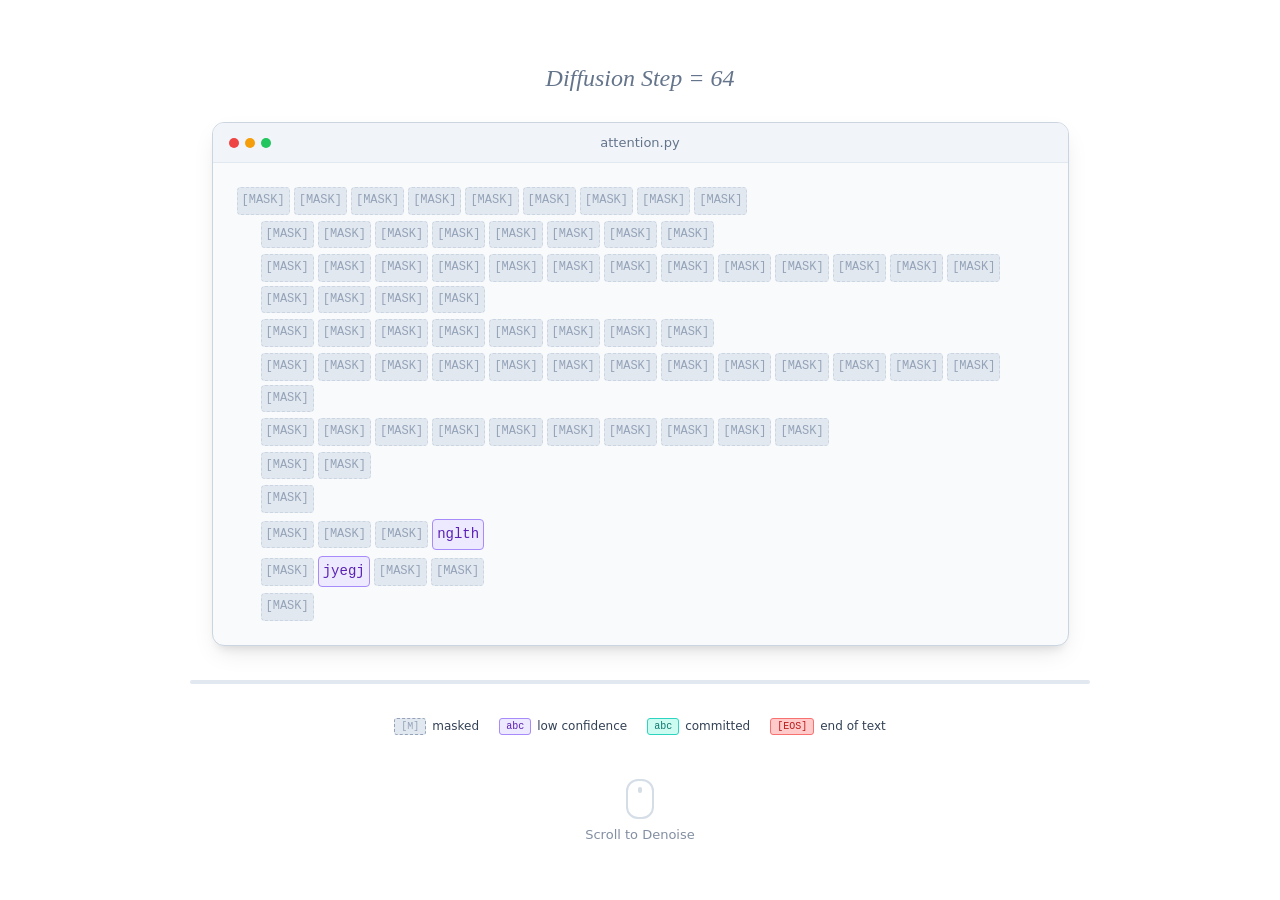
<file: dllm_denoising_animation.html>
<!DOCTYPE html>
<html lang="en">
<head>
    <meta charset="UTF-8">
    <meta name="viewport" content="width=device-width, initial-scale=1.0">
    <title>DLLM Code Denoising Animation</title>
    <style>
        :root {
            --font-mono: ui-monospace, SFMono-Regular, Menlo, Monaco, Consolas, "Liberation Mono", "Courier New", monospace;
            --font-serif: ui-serif, Georgia, Cambria, "Times New Roman", Times, serif;
            --font-sans: ui-sans-serif, system-ui, -apple-system, BlinkMacSystemFont, "Segoe UI", Roboto, "Helvetica Neue", Arial, sans-serif;
            --color-background-primary: #ffffff;
            --color-background-secondary: #f8fafc;
            --color-border-secondary: #e2e8f0;
            --color-border-tertiary: #cbd5e1;
            --color-text-primary: #0f172a;
            --color-text-secondary: #334155;
            --color-text-tertiary: #64748b;
            --color-accent: #6366f1;
        }

        body {
            display: flex;
            justify-content: center;
            align-items: center;
            min-height: 100vh;
            margin: 0;
            background-color: #fff;
            font-family: var(--font-sans);
            overflow: hidden;
        }

        .container {
            display: flex;
            flex-direction: column;
            align-items: center;
            gap: 24px;
            width: 100%;
            max-width: 900px;
        }

        .step-indicator {
            font-family: var(--font-serif);
            font-size: 24px;
            font-style: italic;
            color: var(--color-text-tertiary);
            height: 40px;
            display: flex;
            align-items: center;
            justify-content: center;
            position: relative;
        }
        
        .step-label {
            transition: opacity 0.2s;
        }

        .code-window {
            width: 95%;
            background: var(--color-background-secondary);
            border: 1px solid var(--color-border-tertiary);
            border-radius: 12px;
            box-shadow: 0 10px 25px -5px rgba(0, 0, 0, 0.1), 0 8px 10px -6px rgba(0, 0, 0, 0.1);
            overflow: hidden;
            display: flex;
            flex-direction: column;
        }

        .code-header {
            display: flex;
            align-items: center;
            padding: 12px 16px;
            background: #f1f5f9;
            border-bottom: 1px solid var(--color-border-secondary);
        }

        .window-controls {
            display: flex;
            gap: 6px;
        }

        .control-dot {
            width: 10px;
            height: 10px;
            border-radius: 50%;
        }
        .control-dot.red { background: #ef4444; }
        .control-dot.yellow { background: #f59e0b; }
        .control-dot.green { background: #22c55e; }

        .filename {
            flex: 1;
            text-align: center;
            font-size: 13px;
            color: var(--color-text-tertiary);
            font-weight: 500;
            margin-right: 42px;
        }

        .code-content {
            padding: 24px;
            font-family: var(--font-mono);
            font-size: 14px;
            line-height: 1.8;
            display: flex;
            flex-direction: column;
            gap: 6px;
        }

        .code-line {
            display: flex;
            align-items: center;
            flex-wrap: wrap;
            gap: 4px;
            min-height: 24px; /* Ensure empty lines don't collapse */
        }
        
        .indent-1 { margin-left: 24px; }
        .indent-2 { margin-left: 48px; }

        .tok {
            padding: 2px 4px;
            border-radius: 4px;
            border: 1px solid transparent;
            text-align: center;
            min-width: 16px;
            /* Faster transition for smooth scrolling interaction */
            transition: all 0.3s cubic-bezier(0.25, 0.46, 0.45, 0.94);
            display: inline-block;
            white-space: pre;
            transform-origin: center;
            backface-visibility: hidden;
        }
        
        /* Token Styles */
        .tok-normal {
            background: transparent;
            border-color: transparent;
            color: var(--color-text-primary);
        }
        
        .tok-keyword {
            color: #d946ef; /* pink */
            font-weight: bold;
        }

        .tok-func {
            color: #3b82f6; /* blue */
        }
        
        .tok-class {
            color: #eab308; /* yellow */
        }
        
        .tok-eos {
            background: #fecaca; /* red-200 */
            border: 1px solid #f87171; /* red-400 */
            color: #b91c1c; /* red-700 */
            font-size: 11px;
            font-weight: bold;
        }

        .tok-masked {
            background: #e2e8f0;
            border-color: #cbd5e1;
            border-style: dashed;
            color: #94a3b8;
            font-size: 12px;
            min-width: 24px;
        }

        .tok-confident {
            background: #ede9fe;
            border-color: #a78bfa;
            border-style: solid;
            color: #5b21b6;
            font-weight: 500;
        }

        .tok-fixed {
            background: #ccfbf1;
            border-color: #2dd4bf;
            border-style: solid;
            color: #0f766e;
            font-weight: 500;
        }
        
        .tok-blur {
            filter: blur(2px);
            opacity: 0.5;
            transform: scale(0.95);
        }
        
        /* Hidden tokens after EOS */
        .tok-hidden {
            opacity: 0;
            pointer-events: none;
            width: 0;
            min-width: 0;
            padding: 0;
            margin: 0;
            border: none;
        }

        .scroll-hint {
            margin-top: 20px;
            display: flex;
            flex-direction: column;
            align-items: center;
            gap: 8px;
            color: var(--color-text-tertiary);
            font-size: 13px;
            opacity: 0.8;
            animation: bounce 2s infinite;
        }
        
        .mouse-icon {
            width: 24px;
            height: 36px;
            border: 2px solid var(--color-border-tertiary);
            border-radius: 12px;
            position: relative;
        }
        
        .mouse-wheel {
            width: 4px;
            height: 6px;
            background: var(--color-border-tertiary);
            border-radius: 2px;
            position: absolute;
            top: 6px;
            left: 50%;
            transform: translateX(-50%);
            animation: scrollWheel 1.5s infinite;
        }

        @keyframes bounce {
            0%, 20%, 50%, 80%, 100% { transform: translateY(0); }
            40% { transform: translateY(-6px); }
            60% { transform: translateY(-3px); }
        }
        
        @keyframes scrollWheel {
            0% { transform: translate(-50%, 0); opacity: 1; }
            100% { transform: translate(-50%, 12px); opacity: 0; }
        }

        .progress-bar {
            width: 100%;
            height: 4px;
            background: #e2e8f0;
            margin-top: 10px;
            border-radius: 2px;
            overflow: hidden;
            position: relative;
        }
        
        .progress-fill {
            height: 100%;
            background: var(--color-accent);
            width: 0%;
            transition: width 0.1s linear; /* Fast update for scroll */
        }

        .legend {
            display: flex;
            gap: 20px;
            margin-top: 10px;
            flex-wrap: wrap;
            justify-content: center;
        }

        .legend-item {
            display: flex;
            align-items: center;
            gap: 6px;
            font-size: 12px;
            color: var(--color-text-secondary);
        }

        .legend-tok {
            font-size: 10px;
            padding: 2px 6px;
            border-radius: 3px;
            border: 0.5px solid;
            font-family: var(--font-mono);
        }
    </style>
</head>
<body>

    <div class="container" id="scroll-container">
        <div class="step-indicator">
            <span id="step-label" class="step-label">Diffusion Step = 64</span>
        </div>
        
        <div class="code-window">
            <div class="code-header">
                <div class="window-controls">
                    <div class="control-dot red"></div>
                    <div class="control-dot yellow"></div>
                    <div class="control-dot green"></div>
                </div>
                <div class="filename">attention.py</div>
            </div>
            <div class="code-content" id="code-content">
                <!-- Lines will be injected here -->
            </div>
        </div>

        <div class="progress-bar">
            <div class="progress-fill" id="progress-fill"></div>
        </div>

        <div class="legend">
            <div class="legend-item">
                <span class="legend-tok" style="background:#e2e8f0;border:1.5px dashed #94a3b8;color:#94a3b8">[M]</span>
                masked
            </div>
            <div class="legend-item">
                <span class="legend-tok" style="background:#ede9fe;border-color:#a78bfa;color:#5b21b6">abc</span>
                low confidence
            </div>
            <div class="legend-item">
                <span class="legend-tok" style="background:#ccfbf1;border-color:#2dd4bf;color:#0f766e">abc</span>
                committed
            </div>
            <div class="legend-item">
                <span class="legend-tok" style="background:#fecaca;border-color:#f87171;color:#b91c1c">[EOS]</span>
                end of text
            </div>
        </div>

        <div class="scroll-hint">
            <div class="mouse-icon">
                <div class="mouse-wheel"></div>
            </div>
            <span>Scroll to Denoise</span>
        </div>
    </div>

    <script>
        // --- 1. Define Final Code Structure (with extra placeholders for length variation) ---
        // The real code ends at "return context".
        // We append extra dummy lines that will eventually be cut off by [EOS].
        
        const realCode = [
            [
                {t:"def", k:"tok-keyword"}, {t:"scaled_dot_product_attention", k:"tok-fixed"}, {t:"(", k:"tok-normal"}, 
                {t:"query", k:"tok-fixed"}, {t:",", k:"tok-normal"}, {t:"key", k:"tok-fixed"}, {t:",", k:"tok-normal"}, 
                {t:"value", k:"tok-fixed"}, {t:"):", k:"tok-normal"}
            ],
            [
                {t:"d_k", k:"tok-fixed"}, {t:"=", k:"tok-normal"}, {t:"query", k:"tok-fixed"}, {t:".", k:"tok-normal"}, 
                {t:"shape", k:"tok-normal"}, {t:"[", k:"tok-normal"}, {t:"-1", k:"tok-normal"}, {t:"]", k:"tok-normal"}
            ],
            [
                {t:"scores", k:"tok-fixed"}, {t:"=", k:"tok-normal"}, {t:"torch", k:"tok-normal"}, {t:".", k:"tok-normal"}, 
                {t:"matmul", k:"tok-normal"}, {t:"(", k:"tok-normal"}, {t:"query", k:"tok-fixed"}, {t:",", k:"tok-normal"}, 
                {t:"key", k:"tok-fixed"}, {t:".", k:"tok-normal"}, {t:"transpose", k:"tok-normal"}, {t:"(", k:"tok-normal"}, 
                {t:"-2", k:"tok-normal"}, {t:",", k:"tok-normal"}, {t:"-1", k:"tok-normal"}, {t:")", k:"tok-normal"}, {t:")", k:"tok-normal"}
            ],
            [
                {t:"scale", k:"tok-fixed"}, {t:"=", k:"tok-normal"}, {t:"math", k:"tok-normal"}, {t:".", k:"tok-normal"}, 
                {t:"sqrt", k:"tok-normal"}, {t:"(", k:"tok-normal"}, {t:"d_k", k:"tok-fixed"}, {t:")", k:"tok-normal"}
            ],
            [
                {t:"attn_weights", k:"tok-fixed"}, {t:"=", k:"tok-normal"}, {t:"torch", k:"tok-normal"}, {t:".", k:"tok-normal"}, 
                {t:"softmax", k:"tok-normal"}, {t:"(", k:"tok-normal"}, {t:"scores", k:"tok-fixed"}, {t:"/", k:"tok-normal"}, 
                {t:"scale", k:"tok-fixed"}, {t:",", k:"tok-normal"}, {t:"dim", k:"tok-normal"}, {t:"=", k:"tok-normal"}, 
                {t:"-1", k:"tok-normal"}, {t:")", k:"tok-normal"}
            ],
            [
                {t:"context", k:"tok-fixed"}, {t:"=", k:"tok-normal"}, {t:"torch", k:"tok-normal"}, {t:".", k:"tok-normal"}, 
                {t:"matmul", k:"tok-normal"}, {t:"(", k:"tok-normal"}, {t:"attn_weights", k:"tok-fixed"}, {t:",", k:"tok-normal"}, 
                {t:"value", k:"tok-fixed"}, {t:")", k:"tok-normal"}
            ],
            [
                {t:"return", k:"tok-keyword"}, {t:"context", k:"tok-fixed"}
            ],
            [
                {t:"[EOS]", k:"tok-eos"} // The True EOS
            ]
        ];

        // Extra dummy lines that will exist in MASK form but disappear
        const dummyLines = [
            [ {t:"print", k:"tok-normal"}, {t:"(", k:"tok-normal"}, {t:"context", k:"tok-normal"}, {t:")", k:"tok-normal"} ],
            [ {t:"#", k:"tok-normal"}, {t:"End", k:"tok-normal"}, {t:"of", k:"tok-normal"}, {t:"function", k:"tok-normal"} ],
            [ {t:"pass", k:"tok-keyword"} ]
        ];
        
        // Flatten for easier index calculation
        // But we need to keep line structure for rendering.
        // Let's attach line index to each token
        
        const fullStructure = [...realCode, ...dummyLines];

        // --- 2. Step Generation Logic ---
        const TOTAL_STEPS = 64;
        
        function randStr(len) {
            const chars = "abcdefghijklmnopqrstuvwxyz";
            let s = "";
            for(let i=0; i<len; i++) s += chars[Math.floor(Math.random()*chars.length)];
            return s;
        }

        function noisyVar(target) {
            const noiseTypes = [
                () => target.substring(0, 2) + randStr(2),
                () => "var_" + randStr(2),
                () => randStr(target.length)
            ];
            return noiseTypes[Math.floor(Math.random() * noiseTypes.length)]();
        }

        // Generate the timeline for each token
        const tokenTimelines = [];
        
        // We need to track where the "True EOS" is
        let trueEOSLineIdx = realCode.length - 1; 
        let trueEOSTokIdx = 0;

        fullStructure.forEach((line, lineIdx) => {
            const lineTimeline = [];
            line.forEach((tok, tokIdx) => {
                let isTrueEOS = (lineIdx === trueEOSLineIdx && tokIdx === trueEOSTokIdx);
                let isDummy = lineIdx > trueEOSLineIdx;
                
                let isFixedVar = tok.k === "tok-fixed"; 
                let isConfidentVar = tok.k === "tok-confident";
                
                let revealStep = Math.floor(Math.random() * (TOTAL_STEPS * 0.6));
                let refineStep = revealStep;
                let intermediate = "";

                if (isTrueEOS) {
                    // True EOS logic:
                    // It should struggle a bit? Or just appear?
                    // Let's make it appear somewhat early to trigger truncation
                    revealStep = Math.floor(Math.random() * 20); // Appear in first 20 steps
                    refineStep = revealStep;
                } else if (isDummy) {
                    // Dummy tokens:
                    // They exist as MASKs initially.
                    // They might "hallucinate" some text before being cut off by EOS.
                    revealStep = Math.floor(Math.random() * (TOTAL_STEPS * 0.5));
                    refineStep = revealStep + 20; // Stay noisy
                    intermediate = randStr(5);
                } else if (isFixedVar) {
                    const earlyBirdChance = Math.random();
                    if (earlyBirdChance < 0.3) {
                         revealStep = Math.floor(Math.random() * 15);
                         refineStep = revealStep + Math.floor(Math.random() * 5);
                    } else {
                         refineStep = Math.floor(revealStep + Math.random() * (TOTAL_STEPS - revealStep));
                    }
                    intermediate = noisyVar(tok.t);
                } else {
                    revealStep = Math.floor(Math.random() * (TOTAL_STEPS * 0.8));
                    refineStep = revealStep;
                }

                lineTimeline.push({
                    final: tok,
                    revealAt: revealStep,
                    refineAt: refineStep,
                    intermediateText: intermediate,
                    isTrueEOS: isTrueEOS,
                    isDummy: isDummy
                });
            });
            tokenTimelines.push(lineTimeline);
        });

        // Precompute steps
        const steps = [];
        
        // Random EOS hallucinations
        // We want [EOS] tokens to pop up randomly in the dummy region during early steps
        // And then disappear.
        
        for (let s = 0; s <= TOTAL_STEPS; s++) {
            const stepLines = [];
            
            // Check if True EOS is revealed in this step
            // Actually, we determine truncation based on whether True EOS is revealed
            let trueEOSRevealed = false;
            
            // First pass: generate tokens
            tokenTimelines.forEach((lineTL, lIdx) => {
                const stepLine = [];
                lineTL.forEach((tl, tIdx) => {
                    let currentTok = { text: "", type: "", isHidden: false };
                    
                    if (tl.isTrueEOS && s >= tl.revealAt) {
                        trueEOSRevealed = true;
                    }
                    
                    if (s < tl.revealAt) {
                        currentTok.text = "[MASK]";
                        currentTok.type = "tok-masked";
                        
                        // Random EOS hallucination in dummy regions or MASK regions
                        // Only in early steps (t=64...t=40)
                        // Inverse logic: s is 0..64. Early steps = s is small.
                        if (s < 20 && Math.random() < 0.02) { 
                             currentTok.text = "[EOS]";
                             currentTok.type = "tok-eos";
                        }
                        
                    } else if (s < tl.refineAt) {
                        currentTok.text = tl.intermediateText || randStr(4);
                        currentTok.type = "tok-confident";
                    } else {
                        currentTok.text = tl.final.t;
                        currentTok.type = tl.final.k;
                    }
                    
                    stepLine.push(currentTok);
                });
                stepLines.push(stepLine);
            });
            
            // Second pass: apply truncation if True EOS is visible
            // Logic: if True EOS is visible at this step, everything AFTER it should be hidden
            // But we want a "dynamic" effect where multiple EOS might compete?
            // For now, let's implement the "Autoregressive Length Determination" effect:
            // Once the True EOS settles, the tail is cut.
            
            if (trueEOSRevealed) {
                let cutoff = false;
                for(let l=0; l<stepLines.length; l++) {
                    for(let t=0; t<stepLines[l].length; t++) {
                        if (cutoff) {
                            stepLines[l][t].isHidden = true;
                            stepLines[l][t].type = "tok-hidden";
                        }
                        if (stepLines[l][t].text === "[EOS]" && stepLines[l][t].type === "tok-eos") {
                            // Only cut if it's the *True* EOS location? 
                            // Or any EOS?
                            // Let's say any settled EOS cuts the sequence.
                            // But for animation stability, let's stick to True EOS logic derived above.
                            // We know where True EOS is: lineIdx=6, tokIdx=0 of that line (approx)
                            // Actually, let's just use the flag we computed.
                            
                            // If this specific token is the True EOS and it is revealed:
                            if (l === trueEOSLineIdx && t === trueEOSTokIdx) {
                                cutoff = true;
                            }
                        }
                    }
                }
            }

            const t_val = TOTAL_STEPS - s;
            steps.push({
                label: `Diffusion Step = ${t_val}`,
                lines: stepLines
            });
        }

        // --- 3. Rendering ---
        const codeContent = document.getElementById('code-content');
        const stepLabel = document.getElementById('step-label');
        const progressFill = document.getElementById('progress-fill');

        let currentStepIndex = 0;
        let scrollAccumulator = 0;
        const SCROLL_SENSITIVITY = 25; 

        function init() {
            // Render initial structure (Step 0) - Fully Masked usually
            // We need to render the FULL structure including dummies initially
            
            // Note: steps[0] has the full structure.
            steps[0].lines.forEach((lineData, lineIdx) => {
                const lineDiv = document.createElement('div');
                lineDiv.className = 'code-line' + (lineIdx > 0 ? ' indent-1' : ''); 
                
                lineData.forEach(() => {
                    const span = document.createElement('span');
                    span.className = 'tok';
                    lineDiv.appendChild(span);
                });
                
                codeContent.appendChild(lineDiv);
            });

            renderStep(0);
            
            window.addEventListener('wheel', handleScroll, { passive: false });
        }

        function renderStep(stepIndex) {
            if (stepIndex < 0 || stepIndex > TOTAL_STEPS) return;

            const stepData = steps[stepIndex];
            stepLabel.textContent = stepData.label;

            const lineElements = codeContent.children;
            
            stepData.lines.forEach((lineData, lineIdx) => {
                const lineEl = lineElements[lineIdx];
                const tokenElements = lineEl.children;
                
                lineData.forEach((tokenData, tokIdx) => {
                    if (tokenElements[tokIdx]) {
                        const el = tokenElements[tokIdx];
                        
                        el.textContent = tokenData.text;
                        
                        // Handle hiding
                        if (tokenData.isHidden) {
                            el.className = 'tok tok-hidden';
                        } else {
                            el.className = `tok ${tokenData.type}`;
                        }
                    }
                });
            });

            const progress = (stepIndex / TOTAL_STEPS) * 100;
            progressFill.style.width = `${progress}%`;
            currentStepIndex = stepIndex;
        }

        function handleScroll(e) {
            e.preventDefault(); 
            scrollAccumulator += e.deltaY;

            if (Math.abs(scrollAccumulator) > SCROLL_SENSITIVITY) {
                const stepsToMove = Math.floor(scrollAccumulator / SCROLL_SENSITIVITY);
                if (stepsToMove !== 0) {
                    let nextStep = currentStepIndex + stepsToMove;
                    nextStep = Math.max(0, Math.min(TOTAL_STEPS, nextStep));
                    if (nextStep !== currentStepIndex) renderStep(nextStep);
                    scrollAccumulator = scrollAccumulator % SCROLL_SENSITIVITY;
                }
            }
        }

        init();

    </script>
</body>
</html>
</file>
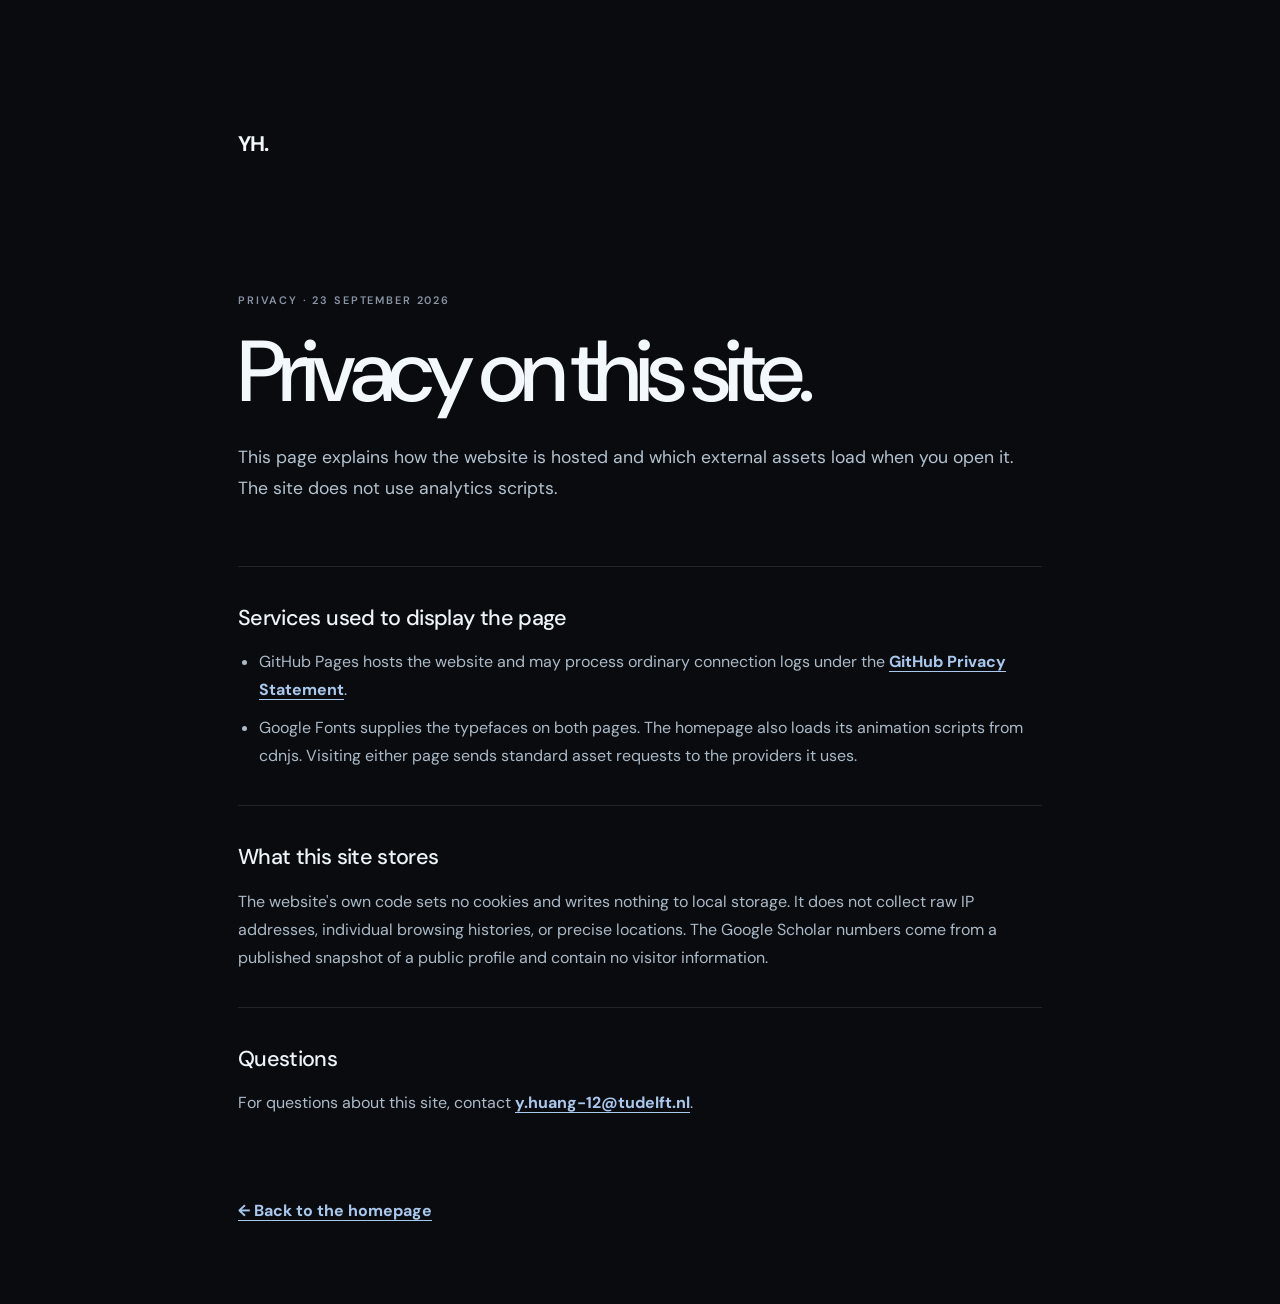
<file: privacy.html>
<!DOCTYPE html>
<html lang="en">
<head>
    <meta charset="UTF-8">
    <meta name="viewport" content="width=device-width, initial-scale=1.0">
    <meta name="description" content="Privacy information for Yongcheng Huang's personal website.">
    <meta name="theme-color" content="#070d17">
    <title>Privacy | Yongcheng Huang</title>
    <link rel="icon" href="images/favicon.svg" type="image/svg+xml">
    <link rel="stylesheet" href="style.css">
    <link rel="stylesheet" href="redesign.css">
    <link href="https://fonts.googleapis.com/css2?family=DM+Sans:wght@400;500;600;700&amp;display=swap" rel="stylesheet">
</head>
<body>
    <main class="policy-page">
        <a class="logo" href="index.html" aria-label="Return to Yongcheng Huang's homepage">YH.</a>
        <p class="section-kicker">Privacy · 23 September 2026</p>
        <h1>Privacy on this site.</h1>
        <p class="policy-lede">This page explains how the website is hosted and which external assets load when you open it. The site does not use analytics scripts.</p>

        <section class="policy-section">
            <h2>Services used to display the page</h2>
            <ul>
                <li>GitHub Pages hosts the website and may process ordinary connection logs under the <a href="https://docs.github.com/en/site-policy/privacy-policies/github-general-privacy-statement" target="_blank" rel="noreferrer">GitHub Privacy Statement</a>.</li>
                <li>Google Fonts supplies the typefaces on both pages. The homepage also loads its animation scripts from cdnjs. Visiting either page sends standard asset requests to the providers it uses.</li>
            </ul>
        </section>

        <section class="policy-section">
            <h2>What this site stores</h2>
            <p>The website's own code sets no cookies and writes nothing to local storage. It does not collect raw IP addresses, individual browsing histories, or precise locations. The Google Scholar numbers come from a published snapshot of a public profile and contain no visitor information.</p>
        </section>

        <section class="policy-section">
            <h2>Questions</h2>
            <p>For questions about this site, contact <a href="mailto:y.huang-12@tudelft.nl">y.huang-12@tudelft.nl</a>.</p>
        </section>

        <a class="policy-back" href="index.html">← Back to the homepage</a>
    </main>
</body>
</html>
</file>
<file: style.css>
:root {
    --bg-color: #f4f8fa;
    --surface-color: #ffffff;
    --surface-soft: #eaf6fa;
    --text-color: #102a32;
    --accent-color: #00a6d6;
    --accent-strong: #007d9f;
    --secondary-color: #526b73;
    --line-color: #cfe1e7;
    --glow-color: rgba(0, 166, 214, 0.18);
    --font-primary: 'DM Sans', sans-serif;
    --font-display: 'Manrope', sans-serif;
    --font-mono: 'Courier New', Courier, monospace;
}

* {
    box-sizing: border-box;
    margin: 0;
    padding: 0;
}

body {
    background-color: var(--bg-color);
    color: var(--text-color);
    font-family: var(--font-primary);
    line-height: 1.6;
    overflow-x: hidden;
    position: relative;
}

/* Background Canvas */
#bg-canvas {
    position: absolute;
    top: 0;
    left: 0;
    width: 100%;
    height: 100%;
    z-index: -1;
    pointer-events: none;
}

.container {
    max-width: 1200px;
    margin: 0 auto;
    padding: 0 20px;
    position: relative;
    z-index: 1;
}

/* Header & Nav */
header {
    padding: 30px 0;
    display: flex;
    justify-content: space-between;
    align-items: center;
    position: fixed;
    top: 0;
    left: 0;
    width: 100%;
    background: rgba(10, 10, 10, 0.8);
    backdrop-filter: blur(10px);
    z-index: 100;
    border-bottom: 1px solid rgba(255, 255, 255, 0.05);
}

.header-container {
    max-width: 1200px;
    margin: 0 auto;
    width: 100%;
    padding: 0 20px;
    display: flex;
    justify-content: space-between;
    align-items: center;
}
/* Note: I need to wrap header content in container in HTML or just use padding here. 
   Existing structure is header > nav > ... 
   I will just add padding to nav in header.
*/

nav {
    width: 100%;
    max-width: 1200px;
    margin: 0 auto;
    display: flex;
    justify-content: space-between;
    align-items: center;
    padding: 0 20px;
}

.logo {
    font-size: 1.2rem;
    font-weight: 700;
    letter-spacing: 1px;
    text-shadow: none; /* Cleaner look */
}

.links a {
    color: var(--secondary-color);
    text-decoration: none;
    margin-left: 25px;
    font-size: 0.85rem;
    transition: color 0.3s;
    font-family: var(--font-primary); /* Cleaner font */
    font-weight: 500;
}

.links a:hover {
    color: var(--accent-color);
    text-shadow: none;
}

/* Sections */
section {
    padding: 80px 0;
    margin-bottom: 0;
}

h3 {
    font-family: var(--font-primary);
    color: var(--text-color);
    margin-bottom: 0;
    font-size: 1.5rem;
    letter-spacing: -0.5px;
    border-bottom: none;
    padding-bottom: 0;
    text-transform: none;
    font-weight: 600;
}

.section-header {
    margin-bottom: 40px;
    border-bottom: 1px solid rgba(255, 255, 255, 0.1);
    padding-bottom: 20px;
}

/* Hero Section */
#hero {
    min-height: 100vh;
    display: flex;
    flex-direction: column; /* Stack content and orbits */
    align-items: center;
    justify-content: center;
    text-align: center;
    padding-top: 80px;
    position: relative;
    overflow: hidden;
}

.hero-content {
    z-index: 2; /* Above orbits */
    margin-bottom: 40px;
}

.hero-content h1 {
    font-size: 5rem;
    font-weight: 700;
    margin-bottom: 10px;
    position: relative;
    color: var(--accent-color);
    text-transform: none; /* Remove uppercase for cleaner look */
    letter-spacing: -2px;
}

.hero-content .subtitle {
    font-size: 1.8rem;
    color: var(--secondary-color);
    margin-bottom: 20px;
    font-weight: 300;
}

.hero-content .tagline {
    font-size: 1.1rem;
    max-width: 700px;
    margin: 0 auto 30px;
    color: #ccc;
    line-height: 1.8;
}

/* Hero Contact Section */
.hero-contact-section {
    display: flex;
    align-items: center;
    justify-content: center;
    gap: 40px;
    margin-top: 50px;
}

/* Avatar Container */
.avatar-container {
    width: 140px;
    height: 140px;
    border-radius: 8px;
    overflow: hidden;
    border: 1px solid rgba(255, 255, 255, 0.1);
    background: rgba(255, 255, 255, 0.02);
}

#avatar-canvas {
    width: 100%;
    height: 100%;
}

/* Diffusion Contact Canvas */
.diffusion-canvas-container {
    position: relative;
    width: 340px;
    height: 140px;
}

#diffusion-canvas {
    width: 100%;
    height: 100%;
    border-radius: 8px;
    background: rgba(255, 255, 255, 0.02);
    border: 1px solid rgba(255, 255, 255, 0.08);
}

/* Image Placeholder */
.image-placeholder {
    width: 100%;
    height: 200px;
    background: rgba(255, 255, 255, 0.05);
    border: 1px dashed rgba(255, 255, 255, 0.2);
    display: flex;
    align-items: center;
    justify-content: center;
    color: var(--secondary-color);
    font-family: var(--font-mono);
    margin-bottom: 20px;
    border-radius: 4px;
    position: relative;
    overflow: hidden;
}

.image-placeholder::after {
    content: 'Image Placeholder';
    font-size: 0.8rem;
    letter-spacing: 2px;
    text-transform: uppercase;
}

/* Education Timeline */
.education-list {
    list-style: none;
    position: relative;
    padding-left: 20px;
}

.education-item {
    margin-bottom: 30px;
    position: relative;
    padding-left: 30px;
    border-left: 1px solid rgba(255, 255, 255, 0.1);
}

.education-item::before {
    content: '';
    position: absolute;
    left: -5px;
    top: 5px;
    width: 9px;
    height: 9px;
    background: var(--bg-color);
    border: 1px solid var(--accent-color);
    border-radius: 50%;
    box-shadow: 0 0 5px var(--glow-color);
}

.education-item h4 {
    font-size: 1.1rem;
    margin-bottom: 5px;
    color: var(--accent-color);
}

.education-item .institution {
    font-family: var(--font-mono);
    color: var(--secondary-color);
    font-size: 0.9rem;
}

/* Vision Section */
#vision {
    padding: 60px 0;
}

.vision-content {
    text-align: center;
    padding: 40px 20px;
}

.vision-statement {
    font-size: 2rem;
    font-weight: 300;
    color: var(--text-color);
    letter-spacing: 1px;
    line-height: 1.6;
}

.vision-statement .highlight {
    color: #5eead4;
    font-weight: 500;
}

/* Research Interests Pill Layout */
.research-interests-container {
    display: flex;
    flex-wrap: wrap;
    gap: 15px;
    justify-content: flex-start;
}

.interest-pill {
    padding: 10px 20px;
    border: 1px solid rgba(255, 255, 255, 0.2);
    border-radius: 50px;
    font-size: 0.9rem;
    color: var(--text-color);
    background: rgba(255, 255, 255, 0.03);
    transition: all 0.3s ease;
    cursor: default;
    font-family: var(--font-primary);
}

.interest-pill:hover {
    background: rgba(255, 255, 255, 0.1);
    border-color: var(--accent-color);
    transform: translateY(-2px);
}

/* Featured Research Section */
.research-list {
    display: grid;
    grid-template-columns: repeat(auto-fill, minmax(300px, 1fr));
    gap: 30px;
}

/* Make DLLM animation span full width */
#dllm-animation,
#dfusion-animation,
#taxonomy-animation {
    grid-column: 1 / -1;
    padding: 0;
    margin-bottom: 40px;
}

/* Projects */
.project-item {
    margin-bottom: 40px;
    background: rgba(255, 255, 255, 0.02);
    border: 1px solid rgba(255, 255, 255, 0.05);
    padding: 25px;
    border-radius: 8px;
    transition: all 0.3s ease;
}

.project-item:hover {
    border-color: rgba(255, 255, 255, 0.2);
    background: rgba(255, 255, 255, 0.04);
}

.project-item h4 {
    font-size: 1.3rem;
    margin-bottom: 10px;
    color: var(--accent-color);
}

.project-item .meta {
    font-family: var(--font-mono);
    font-size: 0.8rem;
    color: var(--secondary-color);
    margin-bottom: 15px;
    display: inline-block;
    border: 1px solid rgba(255, 255, 255, 0.1);
    padding: 2px 8px;
    border-radius: 4px;
}

.project-item p {
    color: #ccc;
    margin-bottom: 20px;
    font-size: 0.95rem;
}

/* Two Column Layout (About) */
.two-column-layout {
    display: grid;
    grid-template-columns: 1fr 1fr;
    gap: 60px;
}

.intro-text {
    font-size: 1.1rem;
    line-height: 1.8;
    color: #ccc;
    margin-bottom: 30px;
}

.stats-row {
    display: flex;
    gap: 40px;
}

.stat-item {
    display: flex;
    flex-direction: column;
}

.stat-number {
    font-size: 2.5rem;
    font-weight: 700;
    color: var(--accent-color);
    line-height: 1;
}

.stat-label {
    font-size: 0.8rem;
    text-transform: uppercase;
    letter-spacing: 1px;
    color: var(--secondary-color);
    margin-top: 5px;
}

/* Timeline Simplified */
.timeline {
    border-left: 1px solid rgba(255, 255, 255, 0.1);
    padding-left: 30px;
}

.timeline-item {
    margin-bottom: 40px;
    position: relative;
}

.timeline-item::before {
    content: '';
    position: absolute;
    left: -35px;
    top: 5px;
    width: 9px;
    height: 9px;
    background: var(--bg-color);
    border: 1px solid var(--secondary-color);
    border-radius: 50%;
}

.timeline-item .year {
    display: block;
    font-family: var(--font-mono);
    font-size: 0.8rem;
    color: var(--secondary-color);
    margin-bottom: 5px;
}

.timeline-item h4 {
    font-size: 1.1rem;
    color: var(--text-color);
    margin-bottom: 2px;
}

.timeline-item span {
    font-size: 0.9rem;
    color: #888;
}

.timeline-item .supervisor {
    font-size: 0.85rem;
    color: var(--secondary-color);
    margin-top: 8px;
    font-style: italic;
}

/* Medal Wall */
.medal-wall {
    display: grid;
    grid-template-columns: repeat(auto-fill, minmax(150px, 1fr));
    gap: 20px;
}

.medal {
    background: rgba(255, 255, 255, 0.03);
    border: 1px solid rgba(255, 255, 255, 0.1);
    padding: 20px;
    text-align: center;
    border-radius: 8px;
    display: flex;
    flex-direction: column;
    align-items: center;
    justify-content: center;
    min-height: 120px;
}

.medal-icon {
    font-size: 2rem;
    margin-bottom: 10px;
    color: var(--accent-color);
    text-shadow: 0 0 10px var(--glow-color);
}

.medal-title {
    font-size: 0.9rem;
    color: #ccc;
}


.highlight {
    color: var(--accent-color);
    text-shadow: 0 0 10px var(--glow-color);
    font-weight: 600;
}

/* Glitch Effect */
.glitch {
    position: relative;
}

.glitch::before,
.glitch::after {
    content: attr(data-text);
    position: absolute;
    top: 0;
    left: 0;
    width: 100%;
    height: 100%;
}

.glitch::before {
    left: 2px;
    text-shadow: -1px 0 #ff00c1;
    clip: rect(44px, 450px, 56px, 0);
    animation: glitch-anim 5s infinite linear alternate-reverse;
}

.glitch::after {
    left: -2px;
    text-shadow: -1px 0 #00fff9;
    clip: rect(44px, 450px, 56px, 0);
    animation: glitch-anim2 5s infinite linear alternate-reverse;
}

@keyframes glitch-anim {
    0% { clip: rect(32px, 9999px, 12px, 0); transform: skew(0.5deg); }
    5% { clip: rect(65px, 9999px, 89px, 0); transform: skew(0.5deg); }
    10% { clip: rect(12px, 9999px, 45px, 0); transform: skew(0.5deg); }
    15% { clip: rect(98px, 9999px, 12px, 0); transform: skew(0.5deg); }
    20% { clip: rect(3px, 9999px, 67px, 0); transform: skew(0.5deg); }
    100% { clip: rect(89px, 9999px, 23px, 0); transform: skew(0.5deg); }
}

@keyframes glitch-anim2 {
    0% { clip: rect(65px, 9999px, 100px, 0); transform: skew(0.5deg); }
    5% { clip: rect(12px, 9999px, 3px, 0); transform: skew(0.5deg); }
    10% { clip: rect(98px, 9999px, 45px, 0); transform: skew(0.5deg); }
    15% { clip: rect(3px, 9999px, 89px, 0); transform: skew(0.5deg); }
    20% { clip: rect(45px, 9999px, 12px, 0); transform: skew(0.5deg); }
    100% { clip: rect(23px, 9999px, 65px, 0); transform: skew(0.5deg); }
}

/* Contact Buttons */
.social-links {
    display: flex;
    gap: 20px;
    flex-wrap: wrap;
}

.btn {
    display: inline-block;
    padding: 12px 30px;
    background: transparent;
    color: var(--text-color);
    border: 1px solid var(--text-color);
    text-decoration: none;
    font-family: var(--font-mono);
    text-transform: uppercase;
    letter-spacing: 1px;
    transition: all 0.3s ease;
    position: relative;
    overflow: hidden;
}

.btn::before {
    content: '';
    position: absolute;
    top: 0;
    left: -100%;
    width: 100%;
    height: 100%;
    background: var(--text-color);
    transition: transform 0.3s ease;
    z-index: -1;
}

.btn:hover {
    color: var(--bg-color);
}

.btn:hover::before {
    transform: translateX(100%);
}

/* Footer */
footer {
    text-align: center;
    padding: 40px 0;
    color: var(--secondary-color);
    font-size: 0.8rem;
    font-family: var(--font-mono);
    border-top: 1px solid #222;
    margin-top: 40px;
}

/* Responsive */
@media (max-width: 768px) {
    .two-column-layout {
        grid-template-columns: 1fr;
        gap: 40px;
    }
    
    .hero-content h1 {
        font-size: 3rem;
    }
}

/* =========================================
   DLLM Animation Styles (CoRefusion)
   ========================================= */
.dllm-container {
    width: 100%;
    background: rgba(255, 255, 255, 0.02); /* Dark background matching site theme */
    color: #f0f0f0;
    border: 1px solid rgba(255, 255, 255, 0.1);
    border-radius: 12px;
    overflow: hidden;
    position: relative;
    font-family: ui-sans-serif, system-ui, sans-serif;
}

.dllm-content-wrapper {
    display: flex;
    gap: 40px;
    padding: 30px 40px;
    max-width: 1100px;
    margin: 0 auto;
    align-items: flex-start;
}

.dllm-left-panel {
    flex: 0 0 280px;
    position: sticky;
    top: 100px;
    display: flex;
    flex-direction: column;
    gap: 20px;
}

.research-tag {
    display: inline-block;
    padding: 4px 12px;
    background: rgba(168, 85, 247, 0.15);
    border: 1px solid #a855f7;
    border-radius: 4px;
    font-size: 0.75rem;
    color: #c084fc;
    text-transform: uppercase;
    letter-spacing: 1px;
    font-weight: 500;
    width: fit-content;
}

.dllm-right-panel {
    flex: 1;
    min-width: 0;
}

.dllm-header {
    text-align: left;
}

.dllm-header h4 {
    font-size: 2rem;
    color: #f0f0f0;
    margin-bottom: 5px;
    font-weight: 600;
}

.dllm-subtitle {
    font-size: 1rem;
    color: #888888;
    font-style: italic;
}

.step-indicator {
    font-family: 'Courier New', monospace;
    font-size: 28px;
    font-weight: 600;
    letter-spacing: -1px;
    color: #5eead4;
    display: flex;
    align-items: center;
    justify-content: flex-start;
}

.code-window {
    width: 100%;
    background: #1a1a1a;
    border: 1px solid rgba(255, 255, 255, 0.15);
    border-radius: 12px;
    box-shadow: 0 10px 25px -5px rgba(0, 0, 0, 0.5);
    overflow: hidden;
    display: flex;
    flex-direction: column;
}

.code-header {
    display: flex;
    align-items: center;
    padding: 12px 16px;
    background: #0f0f0f;
    border-bottom: 1px solid rgba(255, 255, 255, 0.1);
}

.window-controls {
    display: flex;
    gap: 6px;
}

.control-dot {
    width: 10px;
    height: 10px;
    border-radius: 50%;
}
.control-dot.red { background: #ef4444; }
.control-dot.yellow { background: #3b82f6; }
.control-dot.green { background: #22c55e; }

.filename {
    flex: 1;
    text-align: center;
    font-size: 13px;
    color: #888888;
    font-weight: 500;
    margin-right: 42px;
}

.code-content {
    padding: 24px;
    font-family: 'Courier New', monospace;
    font-size: 14px;
    line-height: 1.8;
    display: flex;
    flex-direction: column;
    gap: 6px;
    min-height: 400px; /* Prevent jumpiness */
    background: #0a0a0a;
}

.code-line {
    display: flex;
    align-items: center;
    flex-wrap: wrap;
    gap: 4px;
    min-height: 24px;
}

.indent-1 { margin-left: 24px; }
.indent-2 { margin-left: 48px; }

.tok {
    padding: 2px 4px;
    border-radius: 4px;
    border: 1px solid transparent;
    text-align: center;
    min-width: 16px;
    transition: all 0.3s cubic-bezier(0.25, 0.46, 0.45, 0.94);
    display: inline-block;
    white-space: pre;
    color: #f0f0f0; /* Light text for dark mode */
}

/* Token Styles */
.tok-normal { background: transparent; border-color: transparent; }
.tok-keyword { color: #c084fc; font-weight: bold; }
.tok-func { color: #60a5fa; }
.tok-class { color: #60a5fa; }
.tok-eos {
    background: rgba(239, 68, 68, 0.2);
    border: 1px solid #ef4444;
    color: #fca5a5;
    font-size: 11px;
    font-weight: bold;
}
.tok-masked {
    background: rgba(255, 255, 255, 0.05);
    border-color: rgba(255, 255, 255, 0.2);
    border-style: dashed;
    color: #888888;
    font-size: 12px;
    min-width: 24px;
}
.tok-confident {
    background: rgba(168, 85, 247, 0.15);
    border-color: #a855f7;
    border-style: solid;
    color: #c084fc;
    font-weight: 500;
}
.tok-fixed {
    background: rgba(45, 212, 191, 0.15);
    border-color: #2dd4bf;
    border-style: solid;
    color: #5eead4;
    font-weight: 500;
}
.tok-blur { filter: blur(2px); opacity: 0.5; transform: scale(0.95); }
.tok-hidden { opacity: 0; pointer-events: none; width: 0; min-width: 0; padding: 0; margin: 0; border: none; }

.progress-bar {
    width: 100%;
    height: 6px;
    background: rgba(255, 255, 255, 0.1);
    border-radius: 3px;
    overflow: hidden;
}

.progress-fill {
    height: 100%;
    background: linear-gradient(90deg, #a855f7, #2dd4bf);
    width: 0%;
    transition: width 0.1s ease;
}

.legend {
    display: flex;
    flex-direction: column;
    gap: 10px;
}

.legend-item {
    display: flex;
    align-items: center;
    gap: 6px;
    font-size: 12px;
    color: #ccc;
}

.legend-tok {
    font-size: 10px;
    padding: 2px 6px;
    border-radius: 3px;
    border: 0.5px solid;
    font-family: monospace;
}

.scroll-hint {
    margin-top: 10px;
    display: flex;
    align-items: center;
    gap: 10px;
    color: #888888;
    font-size: 12px;
    opacity: 0.7;
}

.mouse-icon {
    width: 18px;
    height: 28px;
    border: 2px solid rgba(255, 255, 255, 0.3);
    border-radius: 10px;
    position: relative;
    flex-shrink: 0;
}

.mouse-wheel {
    width: 4px;
    height: 6px;
    background: rgba(255, 255, 255, 0.5);
    border-radius: 2px;
    position: absolute;
    top: 6px;
    left: 50%;
    transform: translateX(-50%);
    animation: scrollWheel 1.5s infinite;
}

@keyframes bounce {
    0%, 20%, 50%, 80%, 100% { transform: translateY(0); }
    40% { transform: translateY(-6px); }
    60% { transform: translateY(-3px); }
}

@keyframes scrollWheel {
    0% { transform: translate(-50%, 0); opacity: 1; }
    100% { transform: translate(-50%, 12px); opacity: 0; }
}

/* =========================================
   Dfusion CVPR Workshop Visualization
   ========================================= */
.dfusion-left-panel {
    flex: 1;
    display: flex;
    flex-direction: column;
    align-items: center;
    gap: 15px;
}

.dfusion-image-container {
    width: 100%;
    max-width: 600px;
    aspect-ratio: 16 / 9;
    border-radius: 8px;
    overflow: hidden;
    border: 1px solid rgba(255, 255, 255, 0.1);
    background: #0a0a0a;
}

#dfusion-canvas {
    width: 100%;
    height: 100%;
    cursor: crosshair;
}

.dfusion-hint {
    font-size: 0.75rem;
    color: var(--secondary-color);
    letter-spacing: 0.5px;
    opacity: 0.7;
}

.workshop-tag {
    background: rgba(45, 212, 191, 0.15);
    border-color: #2dd4bf;
    color: #5eead4;
}

.dfusion-rank {
    display: flex;
    flex-direction: column;
    gap: 2px;
}

.rank-number {
    font-size: 4rem;
    font-weight: 700;
    color: #5eead4;
    line-height: 1;
    letter-spacing: -2px;
}

.rank-label {
    font-size: 0.85rem;
    color: var(--secondary-color);
    text-transform: uppercase;
    letter-spacing: 2px;
}

.dfusion-slogan {
    margin-top: 10px;
    padding-top: 15px;
    border-top: 1px solid rgba(255, 255, 255, 0.1);
}

.slogan-cn {
    font-family: 'Ma Shan Zheng', cursive;
    font-size: 1.4rem;
    color: #f0f0f0;
    margin-bottom: 5px;
    font-weight: 400;
    letter-spacing: 2px;
}

.slogan-en {
    font-size: 0.85rem;
    color: var(--secondary-color);
    font-style: italic;
}

/* =========================================
   Taxonomy Visualization (Promise2025)
   ========================================= */
.taxonomy-right-panel {
    flex: 1;
    display: flex;
    flex-direction: column;
    min-width: 0;
    max-height: 420px;
    overflow-y: auto;
    scrollbar-width: none;
    -ms-overflow-style: none;
}

.taxonomy-right-panel::-webkit-scrollbar {
    display: none;
}

.taxonomy-tree {
    font-family: 'Space Grotesk', sans-serif;
    font-size: 13px;
    padding: 5px 0;
}

.taxonomy-category {
    margin-bottom: 16px;
}

.taxonomy-category-header {
    display: flex;
    align-items: center;
    padding: 10px 12px;
    background: rgba(255, 255, 255, 0.03);
    border-radius: 6px;
    margin-bottom: 6px;
    border-left: 3px solid;
}

.taxonomy-category-name {
    flex: 1;
    font-weight: 600;
    color: #f0f0f0;
}

.taxonomy-category-value {
    font-weight: 700;
    font-size: 15px;
}

.taxonomy-category-percent {
    font-size: 11px;
    color: #888;
    margin-left: 8px;
    min-width: 45px;
    text-align: right;
}

.taxonomy-children {
    padding-left: 12px;
    border-left: 1px solid rgba(255, 255, 255, 0.08);
    margin-left: 6px;
}

.taxonomy-item {
    display: flex;
    align-items: center;
    padding: 6px 10px;
    border-radius: 4px;
    transition: background 0.15s;
}

.taxonomy-item:hover {
    background: rgba(255, 255, 255, 0.04);
}

.taxonomy-item-code {
    font-family: 'Courier New', monospace;
    font-size: 11px;
    color: #666;
    width: 65px;
    flex-shrink: 0;
}

.taxonomy-item-name {
    flex: 1;
    color: #aaa;
    font-size: 12px;
}

.taxonomy-item-value {
    font-weight: 500;
    font-size: 12px;
    min-width: 45px;
    text-align: right;
}

.taxonomy-item-bar {
    width: 60px;
    height: 4px;
    background: rgba(255, 255, 255, 0.08);
    border-radius: 2px;
    margin-left: 10px;
    overflow: hidden;
}

.taxonomy-item-bar-fill {
    height: 100%;
    border-radius: 2px;
    transition: width 0.4s ease;
}

.taxonomy-subchildren {
    padding-left: 20px;
}

.taxonomy-subitem {
    display: flex;
    align-items: center;
    padding: 4px 8px;
    font-size: 11px;
}

.taxonomy-subitem .taxonomy-item-code {
    font-size: 10px;
    width: 60px;
    color: #555;
}

.taxonomy-subitem .taxonomy-item-name {
    font-size: 11px;
    color: #777;
}

.taxonomy-subitem .taxonomy-item-value {
    font-size: 11px;
    color: #888;
}

.publication-tag {
    background: rgba(239, 68, 68, 0.15);
    border-color: #ef4444;
    color: #fca5a5;
}

.taxonomy-stats {
    display: flex;
    gap: 30px;
}

.taxonomy-stat {
    display: flex;
    flex-direction: column;
}

.stat-value {
    font-size: 2.2rem;
    font-weight: 700;
    color: #f0f0f0;
    line-height: 1;
    transition: all 0.3s ease;
}

.stat-desc {
    font-size: 0.75rem;
    color: var(--secondary-color);
    text-transform: uppercase;
    letter-spacing: 1px;
    margin-top: 4px;
}

.taxonomy-language-bar {
    display: flex;
    gap: 6px;
    flex-wrap: wrap;
    padding: 15px 0;
    border-top: 1px solid rgba(255, 255, 255, 0.1);
}

.taxonomy-lang-item {
    padding: 8px 14px;
    background: rgba(255, 255, 255, 0.03);
    border: 1px solid rgba(255, 255, 255, 0.1);
    border-radius: 6px;
    font-size: 0.8rem;
    color: var(--secondary-color);
    cursor: pointer;
    transition: all 0.2s ease;
}

.taxonomy-lang-item:hover {
    background: rgba(255, 255, 255, 0.08);
    color: #f0f0f0;
}

.taxonomy-lang-item.active {
    background: rgba(94, 234, 212, 0.12);
    border-color: rgba(94, 234, 212, 0.4);
    color: #5eead4;
}

.taxonomy-category-summary {
    display: flex;
    flex-direction: column;
    gap: 8px;
    padding-top: 15px;
    border-top: 1px solid rgba(255, 255, 255, 0.1);
}

.summary-row {
    display: flex;
    align-items: center;
    gap: 10px;
}

.summary-color {
    width: 10px;
    height: 10px;
    border-radius: 2px;
    flex-shrink: 0;
}

.summary-name {
    flex: 1;
    font-size: 0.8rem;
    color: #888;
}

.summary-value {
    font-size: 0.85rem;
    font-weight: 600;
    color: #ccc;
    min-width: 50px;
    text-align: right;
}

.summary-percent {
    font-size: 0.75rem;
    color: #666;
    min-width: 40px;
    text-align: right;
}

/* =========================================
   Animation Thumbnail Cards
   ========================================= */
.animation-thumbnail {
    position: relative;
    background: rgba(255, 255, 255, 0.02);
    border: 1px solid rgba(255, 255, 255, 0.08);
    border-radius: 12px;
    overflow: hidden;
    cursor: pointer;
    transition: all 0.3s ease;
    aspect-ratio: 4 / 3;
    display: flex;
    flex-direction: column;
}

.animation-thumbnail:hover {
    border-color: rgba(255, 255, 255, 0.2);
    transform: translateY(-4px);
    box-shadow: 0 10px 30px rgba(0, 0, 0, 0.3);
}

.animation-thumbnail:hover .thumbnail-hint {
    opacity: 1;
}

.thumbnail-canvas {
    position: absolute;
    top: 0;
    left: 0;
    width: 100%;
    height: 100%;
    z-index: 0;
}

.thumbnail-info {
    position: absolute;
    bottom: 0;
    left: 0;
    right: 0;
    padding: 20px;
    background: linear-gradient(transparent, rgba(10, 10, 10, 0.98) 40%);
    z-index: 1;
}

.thumbnail-info .research-tag {
    background: rgba(168, 85, 247, 0.9);
    border: none;
    color: #fff;
    font-weight: 600;
}

.thumbnail-info .workshop-tag {
    background: rgba(45, 212, 191, 0.9);
    color: #0a0a0a;
}

.thumbnail-info .publication-tag {
    background: rgba(239, 68, 68, 0.9);
    color: #fff;
}

.thumbnail-info .thesis-tag {
    background: rgba(96, 165, 250, 0.9);
    color: #fff;
}

.thumbnail-info h4 {
    font-size: 1.2rem;
    color: #f0f0f0;
    margin: 10px 0 4px;
    font-weight: 600;
}

.thumbnail-info p {
    font-size: 0.85rem;
    color: #aaa;
    margin: 0;
}

.thumbnail-hint {
    position: absolute;
    top: 50%;
    left: 50%;
    transform: translate(-50%, -50%);
    padding: 10px 20px;
    background: rgba(255, 255, 255, 0.1);
    backdrop-filter: blur(10px);
    border: 1px solid rgba(255, 255, 255, 0.2);
    border-radius: 20px;
    font-size: 0.8rem;
    color: #f0f0f0;
    opacity: 0;
    transition: opacity 0.3s ease;
    z-index: 2;
}

/* =========================================
   Animation Modal Overlay
   ========================================= */
.animation-modal {
    position: fixed;
    top: 0;
    left: 0;
    width: 100%;
    height: 100%;
    background: rgba(10, 10, 10, 0.98);
    z-index: 1000;
    display: none;
    opacity: 0;
    transition: opacity 0.3s ease;
    overflow-y: auto;
}

.animation-modal.active {
    display: flex;
    opacity: 1;
}

.modal-close {
    position: fixed;
    top: 30px;
    right: 30px;
    width: 50px;
    height: 50px;
    display: flex;
    align-items: center;
    justify-content: center;
    background: rgba(255, 255, 255, 0.05);
    border: 1px solid rgba(255, 255, 255, 0.1);
    border-radius: 50%;
    cursor: pointer;
    color: #888;
    transition: all 0.3s ease;
    z-index: 1001;
}

.modal-close:hover {
    background: rgba(255, 255, 255, 0.1);
    color: #f0f0f0;
}

.modal-content {
    width: 100%;
    max-width: 1400px;
    margin: 0 auto;
    padding: 80px 40px;
}

.modal-animation {
    display: flex;
    gap: 60px;
    min-height: calc(100vh - 160px);
    align-items: flex-start;
}

.modal-left {
    flex: 0 0 380px;
    position: sticky;
    top: 80px;
    display: flex;
    flex-direction: column;
    gap: 25px;
}

.modal-right {
    flex: 1;
    min-width: 0;
}

.modal-header h2 {
    font-size: 2.5rem;
    color: #f0f0f0;
    margin: 12px 0 8px;
    font-weight: 600;
    letter-spacing: -1px;
}

.modal-subtitle {
    font-size: 1.1rem;
    color: #888;
    font-style: italic;
}

.modal-abstract {
    padding: 20px;
    background: rgba(255, 255, 255, 0.02);
    border: 1px solid rgba(255, 255, 255, 0.08);
    border-radius: 8px;
    border-left: 3px solid rgba(94, 234, 212, 0.5);
}

.modal-abstract p {
    font-size: 0.95rem;
    color: #aaa;
    line-height: 1.7;
    margin: 0;
}

/* Modal Dfusion specific */
.modal-animation .dfusion-image-container {
    width: 100%;
    max-width: none;
    aspect-ratio: 16 / 9;
}

.modal-animation .dfusion-hint {
    text-align: center;
    margin-top: 15px;
}

/* Modal Taxonomy specific */
.modal-right.taxonomy-right-panel {
    max-height: calc(100vh - 200px);
}

/* =========================================
   Babel Visualization (LLM of Babel)
   ========================================= */
.thesis-tag {
    background: rgba(96, 165, 250, 0.15);
    border-color: #60a5fa;
    color: #93c5fd;
}

.babel-stats {
    display: flex;
    gap: 40px;
}

.babel-stat {
    display: flex;
    flex-direction: column;
}

.babel-stat .stat-value {
    font-size: 2.5rem;
    font-weight: 700;
    color: #60a5fa;
    line-height: 1;
}

.babel-stat .stat-desc {
    font-size: 0.75rem;
    color: var(--secondary-color);
    text-transform: uppercase;
    letter-spacing: 1px;
    margin-top: 4px;
}

.babel-legend {
    display: flex;
    flex-direction: column;
    gap: 8px;
    padding-top: 20px;
    border-top: 1px solid rgba(255, 255, 255, 0.1);
}

.babel-legend .legend-item {
    display: flex;
    align-items: center;
    gap: 10px;
    font-size: 0.85rem;
    color: #aaa;
}

.babel-legend .legend-color {
    width: 12px;
    height: 12px;
    border-radius: 2px;
    flex-shrink: 0;
}

.babel-visualization {
    width: 100%;
    aspect-ratio: 1.6 / 1;
    background: rgba(255, 255, 255, 0.02);
    border: 1px solid rgba(255, 255, 255, 0.08);
    border-radius: 8px;
    overflow: hidden;
}

#babel-canvas {
    width: 100%;
    height: 100%;
}

.babel-hint {
    text-align: center;
    margin-top: 15px;
    font-size: 0.75rem;
    color: var(--secondary-color);
    opacity: 0.7;
}

/* =========================================
   Coverage Visualization (Honor Program)
   ========================================= */
.honor-tag {
    background: rgba(168, 85, 247, 0.15);
    border-color: #a855f7;
    color: #c084fc;
}

.thumbnail-info .honor-tag {
    background: rgba(168, 85, 247, 0.2);
    border-color: #a855f7;
    color: #c084fc;
}

.coverage-stats {
    display: flex;
    gap: 40px;
}

.coverage-stat {
    display: flex;
    flex-direction: column;
}

.coverage-stat .stat-value {
    font-size: 2.5rem;
    font-weight: 700;
    color: #a855f7;
    line-height: 1;
}

.coverage-stat .stat-desc {
    font-size: 0.75rem;
    color: var(--secondary-color);
    text-transform: uppercase;
    letter-spacing: 1px;
    margin-top: 4px;
}

.coverage-legend {
    display: flex;
    flex-direction: column;
    gap: 8px;
    padding-top: 20px;
    border-top: 1px solid rgba(255, 255, 255, 0.1);
}

.coverage-legend .legend-item {
    display: flex;
    align-items: center;
    gap: 10px;
    font-size: 0.85rem;
    color: #aaa;
}

.coverage-legend .legend-color {
    width: 12px;
    height: 12px;
    border-radius: 2px;
    flex-shrink: 0;
}

.coverage-visualization {
    width: 100%;
    aspect-ratio: 1.6 / 1;
    background: rgba(255, 255, 255, 0.02);
    border: 1px solid rgba(255, 255, 255, 0.08);
    border-radius: 8px;
    overflow: hidden;
}

#coverage-canvas {
    width: 100%;
    height: 100%;
}

/* =========================================
   2026 light editorial refresh
   ========================================= */
html {
    scroll-behavior: smooth;
    scroll-padding-top: 92px;
}

body {
    background:
        radial-gradient(circle at 82% 4%, rgba(0, 166, 214, 0.12), transparent 28rem),
        linear-gradient(180deg, #f8fbfc 0%, var(--bg-color) 42%, #f8fbfc 100%);
    color: var(--text-color);
    font-size: 16px;
}

.container {
    max-width: 1280px;
    padding: 0 32px;
}

header {
    min-height: 72px;
    padding: 0;
    background: rgba(248, 251, 252, 0.9);
    border-bottom: 1px solid rgba(16, 42, 50, 0.09);
    box-shadow: 0 10px 32px rgba(16, 42, 50, 0.035);
}

nav {
    max-width: 1280px;
    min-height: 72px;
    padding: 0 32px;
}

.logo {
    color: var(--text-color);
    font-family: var(--font-display);
    font-size: 1.05rem;
    letter-spacing: -0.04em;
}

.logo::after {
    color: var(--accent-color);
    content: ' / TU Delft';
    font-weight: 500;
}

.links a {
    color: var(--secondary-color);
    font-size: 0.9rem;
    margin-left: 28px;
}

.links a:hover,
.links a:focus-visible {
    color: var(--accent-strong);
}

section {
    border-bottom: 1px solid rgba(16, 42, 50, 0.08);
}

#hero {
    display: grid;
    grid-template-columns: minmax(0, 1.25fr) minmax(300px, 0.7fr);
    gap: clamp(56px, 8vw, 112px);
    min-height: 100svh;
    padding: 144px 0 80px;
    text-align: left;
    isolation: isolate;
}

#hero::before {
    position: absolute;
    z-index: -1;
    inset: 88px 2% auto auto;
    width: min(42vw, 520px);
    aspect-ratio: 1;
    border: 1px solid rgba(0, 166, 214, 0.18);
    border-radius: 50%;
    content: '';
    transform: translate(32%, -26%);
}

#bg-canvas {
    display: none;
}

.hero-content {
    margin: 0;
    max-width: 760px;
}

.eyebrow {
    display: inline-flex;
    align-items: center;
    gap: 10px;
    margin-bottom: 30px;
    color: var(--accent-strong);
    font-size: 0.86rem;
    font-weight: 700;
    letter-spacing: 0.12em;
    text-transform: uppercase;
}

.status-dot {
    width: 9px;
    height: 9px;
    border-radius: 50%;
    background: var(--accent-color);
    box-shadow: 0 0 0 6px rgba(0, 166, 214, 0.12);
}

.hero-content h1 {
    margin: 0;
    color: var(--text-color);
    font-family: var(--font-display);
    font-size: clamp(4rem, 7.2vw, 6.5rem);
    font-weight: 600;
    letter-spacing: -0.075em;
    line-height: 0.92;
}

.hero-content .subtitle {
    margin: 18px 0 36px;
    color: var(--accent-strong);
    font-family: 'Ma Shan Zheng', sans-serif;
    font-size: 1.75rem;
    font-weight: 400;
    letter-spacing: 0.08em;
}

.hero-lede {
    max-width: 720px;
    margin-bottom: 22px;
    color: var(--text-color);
    font-family: var(--font-display);
    font-size: clamp(1.7rem, 3.1vw, 2.65rem);
    font-weight: 500;
    letter-spacing: -0.045em;
    line-height: 1.16;
}

.hero-content .tagline {
    max-width: 650px;
    margin: 0;
    color: var(--secondary-color);
    font-size: 1.08rem;
    line-height: 1.72;
}

.hero-content .tagline strong {
    color: var(--text-color);
    font-weight: 600;
}

.hero-actions {
    display: flex;
    align-items: center;
    flex-wrap: wrap;
    gap: 26px;
    margin-top: 38px;
}

.btn,
.btn.btn-primary {
    display: inline-flex;
    align-items: center;
    justify-content: center;
    min-height: 48px;
    padding: 12px 22px;
    border: 1px solid var(--line-color);
    border-radius: 999px;
    background: var(--surface-color);
    color: var(--text-color);
    font-size: 0.94rem;
    font-weight: 600;
    text-decoration: none;
    transition: transform 180ms ease, border-color 180ms ease, background 180ms ease, color 180ms ease;
}

.btn.btn-primary {
    border-color: var(--accent-color);
    background: var(--accent-color);
    color: #ffffff;
    box-shadow: 0 12px 28px rgba(0, 125, 159, 0.18);
}

.btn:hover,
.btn:focus-visible,
.btn.btn-primary:hover,
.btn.btn-primary:focus-visible {
    border-color: var(--accent-strong);
    background: var(--accent-strong);
    color: #ffffff;
    transform: translateY(-2px);
}

.btn:disabled {
    cursor: wait;
    opacity: 0.72;
    transform: none;
}

.text-link {
    color: var(--accent-strong);
    font-size: 0.95rem;
    font-weight: 700;
    text-decoration: none;
}

.text-link:hover,
.text-link:focus-visible {
    text-decoration: underline;
    text-underline-offset: 5px;
}

.hero-portrait-wrap {
    position: relative;
    width: min(100%, 410px);
    justify-self: end;
}

.portrait-accent {
    position: absolute;
    z-index: -1;
    inset: 26px -22px -22px 28px;
    border-radius: 30px 30px 96px 30px;
    background: var(--accent-color);
    opacity: 0.92;
}

.hero-portrait {
    display: block;
    width: 100%;
    aspect-ratio: 4 / 5;
    border: 1px solid rgba(16, 42, 50, 0.1);
    border-radius: 30px 30px 96px 30px;
    background: #ffffff;
    box-shadow: 0 34px 72px rgba(16, 42, 50, 0.16);
    object-fit: cover;
    object-position: 50% 38%;
}

.portrait-note {
    margin: 34px 0 0 30px;
    color: var(--secondary-color);
    font-family: var(--font-mono);
    font-size: 0.76rem;
    letter-spacing: 0.04em;
}

@media (max-width: 820px) {
    .container,
    nav {
        padding-right: 20px;
        padding-left: 20px;
    }

    .logo::after {
        content: '';
    }

    .links {
        display: none;
    }

    #hero {
        grid-template-columns: 1fr;
        gap: 62px;
        min-height: auto;
        padding: 132px 0 92px;
    }

    .hero-content h1 {
        font-size: clamp(3.5rem, 16vw, 5.6rem);
    }

    .hero-portrait-wrap {
        width: min(88vw, 390px);
        justify-self: start;
    }
}

@media (prefers-reduced-motion: reduce) {
    html {
        scroll-behavior: auto;
    }

    *,
    *::before,
    *::after {
        scroll-behavior: auto !important;
        transition-duration: 0.01ms !important;
        animation-duration: 0.01ms !important;
        animation-iteration-count: 1 !important;
    }
}

.coverage-hint {
    text-align: center;
    margin-top: 15px;
    font-size: 0.75rem;
    color: var(--secondary-color);
    opacity: 0.7;
}

/* =========================================
   Complete light-theme component system
   ========================================= */
a,
button {
    -webkit-tap-highlight-color: transparent;
}

a:focus-visible,
button:focus-visible,
.animation-thumbnail:focus-visible {
    outline: 3px solid rgba(0, 166, 214, 0.34);
    outline-offset: 4px;
}

.hero-content h1::before,
.hero-content h1::after,
.btn::before {
    display: none;
}

section {
    padding: clamp(84px, 10vw, 132px) 0;
}

.section-header {
    max-width: 850px;
    margin-bottom: 48px;
    padding: 0;
    border: 0;
}

.section-header h3,
#projects .section-header h3,
#contact .section-header h3 {
    color: var(--text-color);
    font-family: var(--font-display);
    font-size: clamp(2.25rem, 5vw, 4.25rem);
    font-weight: 500;
    letter-spacing: -0.06em;
    line-height: 1.02;
}

.section-kicker,
.card-label {
    margin-bottom: 15px;
    color: var(--accent-strong);
    font-size: 0.78rem;
    font-weight: 700;
    letter-spacing: 0.14em;
    text-transform: uppercase;
}

.section-intro {
    max-width: 690px;
    margin-top: 24px;
    color: var(--secondary-color);
    font-size: 1.05rem;
    line-height: 1.72;
}

.section-header-split {
    display: flex;
    align-items: flex-end;
    justify-content: space-between;
    gap: 40px;
    max-width: none;
}

.section-header-split > div {
    max-width: 820px;
}

/* About */
.two-column-layout {
    grid-template-columns: minmax(0, 0.95fr) minmax(0, 1.05fr);
    gap: clamp(64px, 10vw, 128px);
}

.intro-text {
    margin-bottom: 42px;
    color: var(--secondary-color);
    font-size: 1.16rem;
    line-height: 1.82;
}

.intro-text strong {
    color: var(--text-color);
    font-weight: 600;
}

.stats-row {
    display: grid;
    grid-template-columns: repeat(3, minmax(0, 1fr));
    gap: 16px;
    margin-bottom: 38px;
}

.stat-item {
    min-width: 0;
    padding-top: 17px;
    border-top: 2px solid var(--line-color);
}

.stat-number {
    color: var(--accent-strong);
    font-family: var(--font-display);
    font-size: 2.35rem;
    font-weight: 600;
    letter-spacing: -0.06em;
}

.stat-label {
    color: var(--secondary-color);
    font-size: 0.69rem;
    letter-spacing: 0.08em;
    line-height: 1.4;
}

.about-link {
    display: inline-block;
}

.timeline {
    padding-left: 36px;
    border-color: var(--line-color);
}

.timeline-item {
    margin-bottom: 46px;
}

.timeline-item:last-child {
    margin-bottom: 0;
}

.timeline-item::before {
    left: -41px;
    width: 11px;
    height: 11px;
    background: var(--bg-color);
    border: 2px solid #9eb7bf;
}

.timeline-item.timeline-current::before {
    border-color: var(--accent-color);
    background: var(--accent-color);
    box-shadow: 0 0 0 7px rgba(0, 166, 214, 0.12);
}

.timeline-item .year {
    margin-bottom: 10px;
    color: var(--accent-strong);
    font-family: var(--font-primary);
    font-size: 0.76rem;
    font-weight: 700;
    letter-spacing: 0.1em;
    text-transform: uppercase;
}

.timeline-item h4 {
    color: var(--text-color);
    font-family: var(--font-display);
    font-size: 1.35rem;
    font-weight: 600;
    letter-spacing: -0.03em;
}

.timeline-item span,
.timeline-item .supervisor {
    color: var(--secondary-color);
}

.timeline-item .supervisor {
    margin-top: 8px;
    font-style: normal;
}

/* Research */
.research-interests-container {
    gap: 10px;
}

.interest-pill {
    padding: 10px 17px;
    border-color: var(--line-color);
    background: rgba(255, 255, 255, 0.72);
    color: var(--text-color);
    box-shadow: 0 5px 16px rgba(16, 42, 50, 0.025);
}

.interest-pill:hover {
    border-color: var(--accent-color);
    background: var(--surface-soft);
}

.research-list {
    grid-template-columns: repeat(3, minmax(0, 1fr));
    gap: 22px;
}

.animation-thumbnail {
    min-height: 310px;
    border-color: rgba(16, 42, 50, 0.13);
    border-radius: 20px;
    background: #0d2028;
    box-shadow: 0 18px 46px rgba(16, 42, 50, 0.1);
}

.animation-thumbnail:hover {
    border-color: rgba(0, 166, 214, 0.7);
    box-shadow: 0 26px 58px rgba(16, 42, 50, 0.17);
}

/* Scholar snapshot */
.scholar-overview {
    display: grid;
    grid-template-columns: 1.2fr 1fr 0.8fr;
    gap: 34px;
    align-items: stretch;
    margin-bottom: 76px;
    padding: clamp(28px, 4vw, 48px);
    border: 1px solid rgba(0, 166, 214, 0.18);
    border-radius: 28px;
    background:
        linear-gradient(125deg, rgba(255, 255, 255, 0.98), rgba(234, 246, 250, 0.92)),
        var(--surface-color);
    box-shadow: 0 28px 70px rgba(16, 42, 50, 0.08);
}

.card-label {
    display: flex;
    align-items: center;
    gap: 10px;
}

.card-label .status-dot {
    width: 7px;
    height: 7px;
}

.scholar-copy {
    max-width: 460px;
    color: var(--secondary-color);
    line-height: 1.65;
}

.data-freshness {
    margin-top: 20px;
    color: var(--secondary-color);
    font-family: var(--font-mono);
    font-size: 0.73rem;
}

.data-freshness.is-stale {
    color: #8b6414;
}

.metric-grid {
    display: grid;
    grid-template-columns: repeat(3, 1fr);
    gap: 12px;
}

.metric {
    display: flex;
    min-width: 0;
    flex-direction: column;
    justify-content: center;
    padding: 20px 14px;
    border-left: 1px solid var(--line-color);
}

.metric-value {
    color: var(--text-color);
    font-family: var(--font-display);
    font-size: clamp(2.2rem, 4vw, 3.3rem);
    font-weight: 600;
    letter-spacing: -0.08em;
    line-height: 1;
}

.metric-label {
    margin-top: 10px;
    color: var(--secondary-color);
    font-size: 0.72rem;
    font-weight: 700;
    letter-spacing: 0.08em;
    text-transform: uppercase;
}

.citation-history {
    display: flex;
    align-items: flex-end;
    justify-content: flex-end;
    gap: 12px;
    min-height: 160px;
    padding: 14px 0 0 16px;
    border-left: 1px solid var(--line-color);
}

.history-bar-wrap {
    display: grid;
    grid-template-rows: 22px 100px 20px;
    align-items: end;
    justify-items: center;
    width: 48px;
}

.history-value,
.history-year {
    color: var(--secondary-color);
    font-size: 0.68rem;
}

.history-bar {
    display: block;
    width: 25px;
    height: max(7px, var(--bar-size));
    border-radius: 8px 8px 2px 2px;
    background: var(--accent-color);
}

.publication-group + .publication-group {
    margin-top: 68px;
}

.group-heading {
    display: flex;
    align-items: center;
    justify-content: space-between;
    padding-bottom: 17px;
    border-bottom: 1px solid var(--line-color);
}

.group-heading h4 {
    color: var(--text-color);
    font-family: var(--font-display);
    font-size: 1.12rem;
    font-weight: 600;
}

.group-heading > span {
    color: var(--accent-strong);
    font-family: var(--font-mono);
    font-size: 0.78rem;
}

.publication-item {
    display: grid;
    grid-template-columns: 64px 1fr;
    gap: 22px;
    padding: 38px 0;
    border-bottom: 1px solid var(--line-color);
}

.publication-index {
    color: var(--accent-color);
    font-family: var(--font-mono);
    font-size: 0.78rem;
}

.publication-meta {
    margin-bottom: 11px;
    color: var(--accent-strong);
    font-size: 0.74rem;
    font-weight: 700;
    letter-spacing: 0.1em;
    text-transform: uppercase;
}

.publication-body h4,
.thesis-card h4 {
    max-width: 900px;
    color: var(--text-color);
    font-family: var(--font-display);
    font-size: clamp(1.35rem, 2.8vw, 2rem);
    font-weight: 500;
    letter-spacing: -0.035em;
    line-height: 1.28;
}

.publication-authors {
    max-width: 970px;
    margin-top: 14px;
    color: var(--secondary-color);
    font-size: 0.91rem;
    line-height: 1.65;
}

.publication-authors strong {
    color: var(--text-color);
}

.publication-links {
    display: flex;
    flex-wrap: wrap;
    gap: 12px 24px;
    margin-top: 22px;
}

.publication-links a,
.publication-links span {
    color: var(--secondary-color);
    font-size: 0.82rem;
    font-weight: 600;
    text-decoration: none;
}

.publication-links a {
    color: var(--accent-strong);
}

.publication-links a:hover,
.publication-links a:focus-visible {
    text-decoration: underline;
    text-underline-offset: 4px;
}

.thesis-grid {
    display: grid;
    grid-template-columns: repeat(2, minmax(0, 1fr));
    gap: 22px;
    margin-top: 26px;
}

.thesis-card {
    display: flex;
    min-height: 260px;
    flex-direction: column;
    align-items: flex-start;
    padding: 30px;
    border: 1px solid var(--line-color);
    border-radius: 20px;
    background: var(--surface-color);
}

.thesis-card .text-link {
    margin-top: auto;
    padding-top: 30px;
}

/* Service */
.service-list {
    border-top: 1px solid var(--line-color);
}

.service-item {
    display: grid;
    grid-template-columns: 90px 145px 1fr 30px;
    gap: 28px;
    align-items: center;
    padding: 27px 4px;
    border-bottom: 1px solid var(--line-color);
    color: var(--text-color);
    text-decoration: none;
    transition: padding 180ms ease, background 180ms ease;
}

.service-item:hover,
.service-item:focus-visible {
    padding-right: 18px;
    padding-left: 18px;
    background: var(--surface-soft);
}

.service-year,
.service-role {
    color: var(--secondary-color);
    font-size: 0.75rem;
    font-weight: 700;
    letter-spacing: 0.08em;
    text-transform: uppercase;
}

.service-role {
    color: var(--accent-strong);
}

.service-name {
    font-family: var(--font-display);
    font-size: clamp(1.15rem, 2.2vw, 1.6rem);
    font-weight: 500;
    letter-spacing: -0.03em;
}

.service-arrow {
    color: var(--accent-color);
    font-size: 1.15rem;
}

/* Projects */
.project-list {
    display: grid;
    grid-template-columns: repeat(3, minmax(0, 1fr));
    gap: 20px;
}

.project-item {
    min-height: 260px;
    margin: 0;
    padding: 28px;
    border-color: var(--line-color);
    border-radius: 20px;
    background: var(--surface-color);
    box-shadow: 0 18px 46px rgba(16, 42, 50, 0.05);
}

.project-item:hover {
    border-color: var(--accent-color);
    background: var(--surface-color);
    transform: translateY(-4px);
}

.project-item h4 {
    color: var(--text-color);
    font-family: var(--font-display);
    font-size: 1.45rem;
    letter-spacing: -0.035em;
}

.project-item p {
    color: var(--secondary-color);
    line-height: 1.7;
}

/* Contact and footer */
#contact {
    margin: 80px 0;
    padding: clamp(56px, 8vw, 96px);
    border: 1px solid rgba(0, 166, 214, 0.2);
    border-radius: 34px;
    background:
        radial-gradient(circle at 92% 10%, rgba(0, 166, 214, 0.2), transparent 17rem),
        var(--surface-soft);
}

#contact .section-header {
    max-width: 850px;
}

.social-links {
    gap: 12px;
}

footer {
    display: flex;
    align-items: center;
    justify-content: space-between;
    margin: 0;
    padding: 30px 0 42px;
    border-top-color: var(--line-color);
    color: var(--secondary-color);
    font-family: var(--font-primary);
    font-size: 0.75rem;
}

footer a {
    color: var(--accent-strong);
    font-weight: 700;
    text-underline-offset: 4px;
}

/* Standalone policy page */
.policy-page {
    max-width: 820px;
    min-height: 100vh;
    margin: 0 auto;
    padding: 120px 28px 80px;
}

.policy-page .logo {
    display: inline-block;
    margin-bottom: 70px;
    color: var(--text-color);
    text-decoration: none;
}

.policy-page h1 {
    color: var(--text-color);
    font-family: var(--font-display);
    font-size: clamp(3rem, 9vw, 5.4rem);
    font-weight: 600;
    letter-spacing: -0.07em;
    line-height: 0.96;
}

.policy-lede {
    margin: 28px 0 62px;
    color: var(--secondary-color);
    font-size: 1.1rem;
    line-height: 1.75;
}

.policy-section {
    padding: 34px 0;
    border-top: 1px solid var(--line-color);
}

.policy-section h2 {
    margin-bottom: 13px;
    color: var(--text-color);
    font-family: var(--font-display);
    font-size: 1.35rem;
    letter-spacing: -0.03em;
}

.policy-section p,
.policy-section li {
    color: var(--secondary-color);
    line-height: 1.75;
}

.policy-section ul {
    padding-left: 21px;
}

.policy-section li + li {
    margin-top: 10px;
}

.policy-section a,
.policy-back {
    color: var(--accent-strong);
    font-weight: 700;
    text-underline-offset: 4px;
}

.policy-back {
    display: inline-block;
    margin-top: 46px;
}

@media (max-width: 1040px) {
    .links a {
        margin-left: 17px;
        font-size: 0.82rem;
    }

    .research-list,
    .project-list {
        grid-template-columns: repeat(2, minmax(0, 1fr));
    }

    .scholar-overview {
        grid-template-columns: 1fr 1fr;
    }

    .citation-history {
        grid-column: 1 / -1;
        justify-content: center;
        border-top: 1px solid var(--line-color);
        border-left: 0;
    }
}

@media (max-width: 820px) {
    .two-column-layout,
    .thesis-grid {
        grid-template-columns: 1fr;
    }

    .section-header-split {
        align-items: flex-start;
        flex-direction: column;
    }

    .service-item {
        grid-template-columns: 84px 1fr 26px;
        gap: 10px 20px;
    }

    .service-role {
        grid-column: 2;
        grid-row: 1;
    }

    .service-name {
        grid-column: 1 / 3;
    }

    .service-arrow {
        grid-column: 3;
        grid-row: 1 / 3;
    }

    #contact {
        margin: 52px 0;
        padding: 44px 26px;
    }
}

@media (max-width: 620px) {
    section {
        padding: 76px 0;
    }

    .hero-actions {
        align-items: flex-start;
        flex-direction: column;
        gap: 18px;
    }

    .stats-row,
    .research-list,
    .project-list,
    .scholar-overview,
    .metric-grid {
        grid-template-columns: 1fr;
    }

    .stats-row {
        gap: 22px;
    }

    .stat-item {
        display: grid;
        grid-template-columns: 70px 1fr;
        align-items: end;
        gap: 14px;
    }

    .metric {
        padding: 17px 0;
        border-top: 1px solid var(--line-color);
        border-left: 0;
    }

    .citation-history {
        grid-column: auto;
    }

    .publication-item {
        grid-template-columns: 1fr;
        gap: 12px;
    }

    .service-item {
        grid-template-columns: 1fr 24px;
        gap: 8px;
    }

    .service-year,
    .service-role,
    .service-name {
        grid-column: 1;
        grid-row: auto;
    }

    .service-arrow {
        grid-column: 2;
        grid-row: 1 / 4;
    }

    footer {
        align-items: flex-start;
        flex-direction: column;
    }

}

.menu-toggle {
    display: none;
    border: 0;
    background: transparent;
    color: var(--accent-strong);
    font: 700 0.78rem/1 var(--font-primary);
    letter-spacing: 0.1em;
    text-transform: uppercase;
}

@media (max-width: 820px) {
    .menu-toggle {
        display: inline-flex;
        align-items: center;
        min-height: 42px;
        padding: 0 4px;
        cursor: pointer;
    }

    .links,
    .links.is-open {
        position: absolute;
        top: 72px;
        right: 0;
        left: 0;
        flex-direction: column;
        gap: 0;
        padding: 10px 20px 18px;
        border-bottom: 1px solid var(--line-color);
        background: rgba(248, 251, 252, 0.98);
        box-shadow: 0 22px 40px rgba(16, 42, 50, 0.08);
    }

    .links {
        display: none;
    }

    .links.is-open {
        display: flex;
    }

    .no-js .menu-toggle {
        display: none;
    }

    .no-js .links {
        display: flex;
        height: 52px;
        flex-direction: row;
        gap: 20px;
        overflow-x: auto;
        padding-top: 0;
        padding-bottom: 0;
        white-space: nowrap;
    }

    .no-js .links a {
        flex: 0 0 auto;
        padding: 16px 0;
    }

    .links a {
        margin: 0;
        padding: 10px 0;
        font-size: 0.92rem;
    }

    .modal-close {
        top: 16px;
        right: 16px;
        width: 44px;
        height: 44px;
    }

    .modal-content {
        padding: 78px 20px 40px;
    }

    .modal-animation {
        flex-direction: column;
        gap: 34px;
        min-height: auto;
    }

    .modal-left {
        position: static;
        flex: 1 1 auto;
        width: 100%;
    }

    .modal-right {
        width: 100%;
    }

    .modal-header h2 {
        font-size: clamp(2rem, 10vw, 2.7rem);
    }
}

/* Research details use the same light shell; code and data canvases stay high-contrast. */
.animation-modal {
    background: rgba(244, 248, 250, 0.985);
}

.modal-close {
    border-color: var(--line-color);
    background: rgba(255, 255, 255, 0.92);
    color: var(--accent-strong);
    box-shadow: 0 10px 28px rgba(16, 42, 50, 0.1);
}

.modal-close:hover,
.modal-close:focus-visible {
    border-color: var(--accent-color);
    background: var(--accent-color);
    color: #ffffff;
}

.modal-header h2,
.slogan-cn,
.modal-left .stat-value,
.taxonomy-category-name {
    color: var(--text-color);
}

.modal-subtitle,
.modal-abstract p,
.modal-left .legend-item,
.babel-legend .legend-item,
.coverage-legend .legend-item,
.taxonomy-item-name,
.taxonomy-subitem .taxonomy-item-name,
.taxonomy-subitem .taxonomy-item-value {
    color: var(--secondary-color);
}

.modal-subtitle {
    font-style: normal;
}

.modal-abstract {
    border-color: var(--line-color);
    border-left-color: var(--accent-color);
    background: rgba(255, 255, 255, 0.78);
}

.step-indicator,
.rank-number {
    color: var(--accent-strong);
}

.progress-bar,
.taxonomy-item-bar {
    background: var(--line-color);
}

.progress-fill {
    background: linear-gradient(90deg, #3b82f6, var(--accent-color));
}

.scroll-hint {
    color: var(--secondary-color);
}

.mouse-icon {
    border-color: rgba(0, 125, 159, 0.35);
}

.mouse-wheel {
    background: var(--accent-color);
}

.dfusion-slogan,
.babel-legend,
.coverage-legend,
.taxonomy-language-bar,
.taxonomy-category-summary {
    border-color: var(--line-color);
}

.taxonomy-right-panel {
    padding: 20px;
    border: 1px solid var(--line-color);
    border-radius: 16px;
    background: rgba(255, 255, 255, 0.78);
}

.taxonomy-category-header {
    background: var(--surface-soft);
}

.taxonomy-children {
    border-color: var(--line-color);
}

.taxonomy-item:hover {
    background: var(--surface-soft);
}

.taxonomy-item-code,
.taxonomy-subitem .taxonomy-item-code {
    color: var(--accent-strong);
}

.taxonomy-lang-item {
    border-color: var(--line-color);
    background: var(--surface-color);
    color: var(--secondary-color);
}

.taxonomy-lang-item:hover,
.taxonomy-lang-item.active {
    border-color: rgba(0, 166, 214, 0.46);
    background: var(--surface-soft);
    color: var(--accent-strong);
}
</file>
<file: redesign.css>
/*
 * Yongcheng Huang · research portfolio, 2026
 * Deep navy atmosphere, editorial research layout, TU Delft cyan details.
 * Loaded after style.css. The interactive research views use their original
 * layouts with a dark shell and tuned contrast near the end of this file.
 */

:root {
    --bg-color: #0a0b0e;
    --surface-color: #111317;
    --surface-soft: #171b22;
    --text-color: #f3f7fb;
    --secondary-color: #969da8;
    --line-color: rgba(211, 225, 245, 0.12);
    --accent-color: #00a6d6;
    --accent-strong: #a8c8ed;
    --glow-color: rgba(0, 166, 214, 0.22);
    --font-primary: 'DM Sans', system-ui, sans-serif;
    --font-display: 'DM Sans', system-ui, sans-serif;
    --font-mono: ui-monospace, 'SFMono-Regular', Consolas, monospace;
}

html {
    color-scheme: dark;
    scroll-padding-top: 12px;
}

body {
    background: var(--bg-color);
    color: var(--text-color);
    font-size: 16px;
    -webkit-font-smoothing: antialiased;
}

::selection {
    background: rgba(0, 166, 214, 0.5);
    color: #fff;
}

.container {
    max-width: 1280px;
    padding-inline: clamp(22px, 4.2vw, 54px);
}

.skip-link {
    position: fixed;
    z-index: 500;
    top: -80px;
    left: 24px;
    padding: 12px 18px;
    border-radius: 10px;
    background: var(--accent-color);
    color: #06111a;
    font-weight: 700;
    text-decoration: none;
}

.skip-link:focus-visible {
    top: 12px;
}

a:focus-visible,
button:focus-visible,
.animation-thumbnail:focus-visible {
    outline: 2px solid #8be7ff;
    outline-offset: 5px;
}

/* A quiet navigation bar over the full-width atmosphere. */
header {
    top: 0;
    left: 0;
    width: 100%;
    min-height: 80px;
    padding: 0;
    transform: none;
    border: 0;
    border-bottom: 1px solid rgba(214, 230, 255, 0.06);
    border-radius: 0;
    background: rgba(10, 15, 24, 0.42);
    box-shadow: none;
    -webkit-backdrop-filter: blur(22px);
    backdrop-filter: blur(22px);
}

nav {
    max-width: 1280px;
    min-height: 80px;
    padding: 0 clamp(22px, 4.2vw, 54px);
}

.logo {
    display: inline-flex;
    align-items: baseline;
    color: var(--text-color);
    font-family: var(--font-display);
    font-size: 1.32rem;
    font-weight: 700;
    letter-spacing: -0.045em;
    text-decoration: none;
    white-space: nowrap;
}

.logo::after {
    content: none;
}

.logo-dot,
.hero-period {
    color: var(--accent-color);
}

.logo-descriptor {
    padding-left: 7px;
    color: #98a9b9;
    font-family: var(--font-primary);
    font-size: 0.68rem;
    font-weight: 500;
    letter-spacing: 0.025em;
}

.links {
    display: flex;
    align-items: center;
    gap: clamp(18px, 2vw, 30px);
}

.links a {
    margin: 0;
    color: #a9b8c8;
    font-size: 0.79rem;
    font-weight: 500;
    letter-spacing: 0.01em;
    white-space: nowrap;
}

.links a:hover,
.links a:focus-visible {
    color: #fff;
}

.links .nav-contact {
    display: inline-flex;
    align-items: center;
    gap: 16px;
    min-height: 38px;
    margin-left: 7px;
    padding: 0 17px;
    border: 1px solid rgba(201, 228, 244, 0.2);
    border-radius: 999px;
    color: var(--text-color);
    transition: background 180ms ease, border-color 180ms ease, transform 180ms ease;
}

.links .nav-contact:hover {
    border-color: var(--accent-color);
    background: rgba(0, 166, 214, 0.12);
    transform: translateY(-1px);
}

/* Overall editorial rhythm */
.container > main > section {
    padding: clamp(82px, 8vw, 112px) 0;
    border-bottom: 1px solid var(--line-color);
    scroll-margin-top: 0;
}

.section-header {
    max-width: 740px;
    margin-bottom: clamp(36px, 5vw, 62px);
    border: 0;
}

.section-kicker,
.card-label {
    display: flex;
    align-items: center;
    gap: 11px;
    margin-bottom: 22px;
    color: #8995a5;
    font-family: var(--font-primary);
    font-size: 0.68rem;
    font-weight: 600;
    letter-spacing: 0.17em;
    text-transform: uppercase;
}

.section-kicker::before { content: none; }

.section-header h2 {
    color: var(--text-color);
    font-family: var(--font-display);
    font-size: clamp(2.1rem, 3.5vw, 3rem);
    font-weight: 500;
    letter-spacing: -0.045em;
    line-height: 1.16;
    text-wrap: balance;
}

.section-intro {
    max-width: 640px;
    margin-top: 25px;
    color: var(--secondary-color);
    font-size: 1.04rem;
    line-height: 1.8;
}

.section-header-split {
    max-width: none;
}

/* Full-width light field, fading into the editorial page. */
.container > main > #hero {
    position: relative;
    display: grid;
    grid-template-columns: minmax(0, 1.18fr) minmax(0, 1fr);
    align-items: center;
    gap: clamp(38px, 6vw, 84px);
    min-height: 780px;
    min-height: max(740px, 100svh);
    padding: 170px 0 160px;
    border-bottom: 0;
    overflow: visible;
    isolation: isolate;
    text-align: left;
}

#hero::before,
.hero-atmosphere {
    position: absolute;
    z-index: -2;
    top: 0;
    bottom: 0;
    left: 50%;
    width: 100vw;
    height: auto;
    border: 0;
    border-radius: 0;
    aspect-ratio: auto;
    transform: translateX(-50%);
    pointer-events: none;
}

#hero::before {
    background:
        radial-gradient(ellipse at 50% 0%, rgba(63, 107, 163, .45), transparent 64%),
        radial-gradient(ellipse at 88% 28%, rgba(47, 89, 139, .4), transparent 47%),
        linear-gradient(180deg, #14263d 0%, #142234 36%, #0e1621 68%, #0a0b0e 100%);
    content: '';
}

.hero-atmosphere {
    z-index: -1;
    overflow: hidden;
    -webkit-mask-image: linear-gradient(#000 15%, rgba(0,0,0,.8) 55%, transparent 95%);
    mask-image: linear-gradient(#000 15%, rgba(0,0,0,.8) 55%, transparent 95%);
}

.hero-atmosphere::before {
    position: absolute;
    inset: 0;
    background-image: linear-gradient(rgba(196,215,246,.035) 1px, transparent 1px), linear-gradient(90deg, rgba(196,215,246,.035) 1px, transparent 1px);
    background-size: 90px 90px;
    content: '';
}

.light-ribbon {
    position: absolute;
    width: 1100px;
    height: 400px;
    left: 27%;
    top: -200px;
    border: 46px solid rgba(194, 220, 241, .29);
    border-radius: 50%;
    filter: blur(22px);
    transform: rotate(26deg);
    animation: light-drift 24s ease-in-out infinite alternate;
}

.light-ribbon-secondary {
    top: 190px;
    left: 31%;
    width: 800px;
    height: 300px;
    border-width: 30px;
    border-color: rgba(171, 204, 222, .21);
    transform: rotate(-19deg);
    animation-delay: -12s;
}

.particle-field {
    position: absolute;
    inset: 130px 13% 170px 34%;
    background-image: radial-gradient(circle, rgba(206,224,244,.38) 1px, transparent 1.7px);
    background-size: 9px 9px;
    -webkit-mask-image: radial-gradient(ellipse at center, #000, transparent 67%);
    mask-image: radial-gradient(ellipse at center, #000, transparent 67%);
    transform: rotate(-14deg);
    opacity: .55;
}

@keyframes light-drift {
    to { translate: -35px 35px; opacity: .65; }
}

#hero::after { content: none; }
#bg-canvas { display: none; }

#hero .hero-content {
    position: relative;
    z-index: 1;
    max-width: 650px;
    margin: 0;
}

#hero .eyebrow {
    gap: 11px;
    margin-bottom: 27px;
    color: #c4cfdf;
    font-family: var(--font-primary);
    font-size: .82rem;
    font-weight: 400;
    letter-spacing: .02em;
    text-transform: none;
}

#hero .status-dot { width: 5px; height: 5px; background: #bddaff; box-shadow: 0 0 12px #8ec6ff; }
.card-label .status-dot { display: none; }
.eyebrow-divider { color: #6f839f; }

#hero h1 {
    margin: 0;
    color: #f6f8fc;
    font-family: var(--font-display);
    font-size: clamp(2.8rem, 4.8vw, 4.05rem);
    font-weight: 500;
    letter-spacing: -.065em;
    line-height: 1.08;
}
#hero h1::before, #hero h1::after { display: none; }
.hero-period { color: #a7c3e4; }

#hero .subtitle {
    margin: 12px 0 32px;
    color: #9cacc2;
    font-family: var(--font-primary);
    font-size: .9rem;
    font-weight: 400;
    letter-spacing: .25em;
}

#hero .hero-lede {
    max-width: 470px;
    margin: 0 0 20px;
    color: #f0f3f8;
    font-family: var(--font-display);
    font-size: clamp(1.5rem, 2.4vw, 2rem);
    font-weight: 400;
    letter-spacing: -.035em;
    line-height: 1.25;
}
#hero .hero-lede span { display: block; color: #a9bcd7; }
#hero .tagline { max-width: 500px; margin: 0; color: #9eafc4; font-size: .95rem; line-height: 1.8; }
#hero .tagline strong { color: #c4cedb; font-weight: 400; white-space: nowrap; }
.hero-actions { gap: 12px; margin-top: 32px; }

.research-window {
    position: relative;
    width: 100%;
    margin-top: 26px;
    border: 1px solid rgba(220,234,255,.16);
    border-radius: 12px;
    background: linear-gradient(130deg, rgba(36,49,68,.72), rgba(13,22,35,.64));
    box-shadow: 0 25px 90px rgba(0,0,0,.15), inset 0 1px rgba(255,255,255,.06);
    -webkit-backdrop-filter: blur(18px);
    backdrop-filter: blur(18px);
    font-family: var(--font-mono);
}
.window-topbar { display: flex; align-items: center; gap: 16px; padding: 16px 21px; border-bottom: 1px solid rgba(214,228,252,.1); color: #adbacb; font-size: .66rem; }
.window-dots { display: flex; gap: 5px; }
.window-dots i { width: 6px; height: 6px; border-radius: 50%; background: #5c6b80; }
.window-dots i:first-child { background: #99acc4; }
.window-language { margin-left: auto; color: #6e7e94; }
.code-example { padding: 29px 28px 22px; }
.code-caption { display: flex; gap: 11px; margin-bottom: 15px; color: #abb7c8; font-size: .67rem; font-family: var(--font-primary); letter-spacing: .01em; }
.code-caption > span { color: #647a99; font-family: var(--font-mono); }
.code-example pre { overflow: auto; color: #c7d2e2; font-size: .84rem; line-height: 1.9; }
.code-example code { font-family: var(--font-mono); }
.syntax-keyword { color: #a7bcde; }
.code-before .code-identifier { color: #b9c7d9; }
.code-after .code-identifier { color: #c5e7ed; background: rgba(128,206,228,.08); border-bottom: 1px solid rgba(163,220,239,.25); }
.code-transition { display: flex; align-items: center; gap: 12px; padding: 0 28px; color: #93a8c3; font-size: .64rem; }
.code-transition > span:first-child { font-size: 1rem; }
.transition-line { flex: 1; height: 1px; background: linear-gradient(90deg, rgba(178,204,241,.17), transparent); }
.code-after { padding-top: 20px; padding-bottom: 33px; }
.window-footer { display: flex; align-items: center; justify-content: space-between; gap: 10px; padding: 13px 21px; border-top: 1px solid rgba(214,228,252,.1); color: #a1aec0; font-family: var(--font-primary); font-size: .61rem; }
.window-footer a { color: #b4c6dd; font-size: 1.2rem; text-decoration: none; }
.hero-scroll { position: absolute; bottom: 36px; left: 0; display: flex; align-items: center; gap: 22px; color: #768398; font-size: .65rem; text-decoration: none; letter-spacing: .04em; }
.hero-scroll:hover { color: #c9d6e5; }

.btn,
.btn.btn-primary {
    gap: 17px;
    min-height: 49px;
    padding: 11px 19px;
    border: 1px solid rgba(198, 222, 240, 0.3);
    border-radius: 999px;
    background: rgba(255, 255, 255, 0.035);
    color: var(--text-color);
    font-family: var(--font-primary);
    font-size: 0.84rem;
    font-weight: 600;
    letter-spacing: 0;
    text-transform: none;
    box-shadow: none;
    transition: transform 180ms ease, border-color 180ms ease, background 180ms ease, color 180ms ease;
}

.btn.btn-primary {
    border-color: #e4e9ef;
    background: #f2f4f7;
    color: #061827;
}

.btn:not(.btn-primary):hover,
.btn:not(.btn-primary):focus-visible {
    border-color: #7fd9f4;
    background: rgba(0, 166, 214, 0.15);
    color: #fff;
    transform: translateY(-2px);
}

.btn.btn-primary:hover,
.btn.btn-primary:focus-visible {
    border-color: #fff;
    background: #fff;
    color: #061827;
    transform: translateY(-2px);
}

.btn:disabled {
    opacity: 0.68;
    transform: none;
}

.text-link {
    color: var(--accent-strong);
    font-size: 0.84rem;
    font-weight: 600;
}

.text-link:hover,
.text-link:focus-visible {
    color: #d5f7ff;
}

.hero-meta { display: flex; flex-wrap: wrap; gap: 32px; margin-top: 42px; padding: 0; border: 0; }
.hero-meta p { display: grid; gap: 4px; color: #8c9eb6; font-size: .7rem; }
.hero-meta p span { color: #62758f; font-size: .59rem; letter-spacing: .08em; text-transform: uppercase; }

/* About */
.about-profile { display: flex; align-items: center; gap: 20px; margin-bottom: 28px; }
.about-profile img { display: block; width: 76px; height: 86px; object-fit: cover; object-position: 50% 27%; border-radius: 6px; filter: saturate(.5) brightness(.88); }
.about-profile p { margin-bottom: 6px; font-size: 1rem; color: #e0e4eb; }
.about-profile p span { margin-left: 10px; font-size: .75rem; color: #7d8796; }
.about-profile div > span { font-size: .77rem; color: #818b9a; }

.two-column-layout {
    grid-template-columns: minmax(0, 1.12fr) minmax(0, 0.88fr);
    gap: clamp(56px, 9vw, 130px);
}

.intro-text {
    max-width: 690px;
    margin-bottom: 55px;
    color: #c4d0dc;
    font-size: 1.02rem;
    line-height: 1.85;
}

.intro-text strong {
    color: #fff;
    font-weight: 600;
}

.stats-row {
    gap: 21px;
    margin-bottom: 35px;
}

.stat-item {
    padding-top: 16px;
    border-top: 1px solid rgba(160, 204, 231, 0.23);
}

.stat-number {
    color: #eaf6fb;
    font-size: 2.55rem;
    font-weight: 500;
}

.stat-label {
    color: #92a4b4;
    font-size: 0.68rem;
}

.timeline {
    border-left-color: rgba(160, 204, 231, 0.2);
}

.timeline-item::before {
    border-color: #667d91;
    background: var(--bg-color);
}

.timeline-item.timeline-current::before {
    background: var(--accent-color);
}

.timeline-item .year {
    color: var(--accent-strong);
    font-size: 0.7rem;
}

.timeline-item h4 {
    color: #f2f7fb;
    font-size: 1.25rem;
    font-weight: 500;
}

.timeline-item span,
.timeline-item .supervisor {
    color: #9bacbb;
}

/* Research covers with a single, consistent reading order. */
.research-interests-container { gap: 9px 22px; max-width: 900px; }
.interest-pill { padding: 0; border: 0; border-radius: 0; background: none; color: #7e8fa5; font-size: .73rem; box-shadow: none; }
.interest-pill::before { content: '/'; margin-right: 9px; color: #465365; }
.interest-pill:hover { background: none; color: #c8d4e3; transform: none; }
.selected-work-header { display: flex; align-items: baseline; justify-content: space-between; gap: 20px; margin: 60px 0 25px; padding-bottom: 17px; border-bottom: 1px solid var(--line-color); }
.selected-work-header h3 { font-size: 1rem; font-weight: 500; letter-spacing: -.01em; }
.selected-work-header p { color: #6f7b8d; font-size: .72rem; }
.research-list { grid-template-columns: repeat(6, minmax(0, 1fr)); gap: 32px 24px; }
.animation-thumbnail { grid-column: span 2; min-height: 265px; aspect-ratio: 1.25; border: 1px solid rgba(185,208,241,.12); border-radius: 8px; background: #101720; box-shadow: none; }
.animation-thumbnail:nth-child(-n+2) { grid-column: span 3; min-height: 310px; aspect-ratio: 1.65; }
.animation-thumbnail:hover, .animation-thumbnail:focus-visible { border-color: rgba(176,206,247,.4); box-shadow: none; transform: none; }
.thumbnail-canvas { opacity: .78; filter: saturate(.65); transition: opacity 300ms, filter 300ms; }
.animation-thumbnail:hover .thumbnail-canvas, .animation-thumbnail:focus-visible .thumbnail-canvas { opacity: .95; filter: saturate(.9); }
.thumbnail-info { padding: 38px 25px 22px; background: linear-gradient(0deg, rgba(10,14,20,.99), rgba(10,14,20,.84) 53%, transparent); }
.thumbnail-info .research-tag, .thumbnail-info .research-tag.workshop-tag, .thumbnail-info .research-tag.publication-tag, .thumbnail-info .research-tag.thesis-tag, .thumbnail-info .research-tag.honor-tag { padding: 0; border: 0; border-radius: 0; background: none; color: #8fa5c3; font-family: var(--font-primary); font-size: .6rem; font-weight: 400; letter-spacing: .12em; text-transform: uppercase; }
.thumbnail-info h4 { margin: 10px 0 4px; color: #f0f2f6; font-family: var(--font-display); font-size: 1.2rem; font-weight: 500; letter-spacing: -.025em; }
.animation-thumbnail:nth-child(-n+2) h4 { font-size: 1.5rem; }
.thumbnail-info p { color: #929eaf; font-size: .76rem; }
.thumbnail-hint { top: 17px; right: 17px; bottom: auto; left: auto; display: grid; place-items: center; width: 30px; height: 30px; padding: 0; border: 1px solid rgba(177,202,238,.18); border-radius: 50%; background: rgba(10,15,22,.3); color: #afc1d7; opacity: 1; transform: none; font-size: 1rem; }

/* Publications and Scholar metrics */
.scholar-overview { gap: 30px; margin-bottom: 64px; padding: 26px 0; border: 0; border-top: 1px solid var(--line-color); border-bottom: 1px solid var(--line-color); border-radius: 0; background: none; box-shadow: none; }
.scholar-summary .card-label { margin-bottom: 8px; font-size: .64rem; letter-spacing: .08em; }
.scholar-copy { font-size: .78rem; }
.data-freshness { margin-top: 10px; font-size: .66rem; }
.citation-history { min-height: 110px; }
.history-bar-wrap { grid-template-rows: 17px 70px 18px; }
.history-bar { width: 17px; border-radius: 3px 3px 0 0; }
.metric-value { font-size: 2.4rem; }

.scholar-copy,
.data-freshness,
.metric-label,
.history-value,
.history-year {
    color: #9eafbf;
}

.data-freshness.is-stale {
    color: #f2c67e;
}

.metric {
    border-left-color: var(--line-color);
}

.metric-value {
    color: #f1f8fc;
    font-weight: 500;
}

.citation-history {
    border-left-color: var(--line-color);
}

.history-bar {
    background: linear-gradient(180deg, #8baed3, #465c77);
}

.group-heading {
    border-bottom-color: rgba(185, 213, 232, 0.32);
}

.group-heading h4 {
    color: #e9f2f8;
    font-size: 1.1rem;
    font-weight: 500;
}

.group-heading > span,
.publication-index {
    color: #7f93ad;
}

.publication-item {
    border-bottom-color: var(--line-color);
}

.publication-meta {
    color: var(--accent-strong);
}

.publication-body h4,
.thesis-card h4 {
    color: #f2f7fb;
    font-weight: 500;
}

.publication-authors,
.publication-links span {
    color: #a8b7c6;
}

.publication-authors strong {
    color: #eaf4f9;
}

.publication-links a {
    color: #a8c8ed;
}

.thesis-card {
    padding: 28px 0;
    border: 0;
    border-bottom: 1px solid var(--line-color);
    border-radius: 0;
    background: none;
}

/* Academic service and projects */
.service-list {
    border-top-color: var(--line-color);
}

.service-item {
    border-bottom-color: var(--line-color);
    color: var(--text-color);
}

.service-item:hover,
.service-item:focus-visible {
    background: rgba(255, 255, 255, 0.025);
}

.service-year,
.service-role {
    color: #93a9ba;
}

.service-role,
.service-arrow {
    color: #8599b2;
}

.service-name {
    color: #e9f2f8;
}

.project-list {
    gap: 18px;
}

.project-item { min-height: 0; padding: 25px 0 0; border: 0; border-top: 1px solid var(--line-color); border-radius: 0; background: none; box-shadow: none; }
.project-item:hover { border-color: rgba(191,211,239,.3); background: none; }

.project-item h4 {
    color: #f1f7fb;
    font-weight: 500;
}

.project-item p {
    color: #aabac7;
}

/* An open, typographic closing. */
.container > main > #contact { position: relative; margin: 0; padding: 110px 0 88px; border: 0; border-radius: 0; background: none; }
#contact .section-header { max-width: 730px; margin-bottom: 35px; }
#contact .section-header h2 { font-size: clamp(2.6rem, 4.7vw, 4rem); }
#contact .section-intro { font-size: .92rem; }
.social-links { display: flex; align-items: center; flex-wrap: wrap; gap: 26px; }
.contact-email { display: flex; align-items: center; gap: 35px; width: 100%; margin-bottom: 18px; color: #dbe8f8; font-size: clamp(1.2rem, 2.5vw, 1.8rem); letter-spacing: -.03em; text-decoration: none; }
.contact-email span { color: #6e8db4; }
.contact-social { color: #91a0b4; font-size: .8rem; text-decoration: none; }
.contact-social:hover, .contact-email:hover { color: #fff; }

footer {
    border-top-color: var(--line-color);
    color: #8295a7;
}

footer a {
    color: var(--accent-strong);
}

/* Standalone privacy page */
.policy-page {
    max-width: 860px;
    padding-top: clamp(75px, 10vw, 130px);
}

.policy-page .logo {
    margin-bottom: clamp(75px, 11vw, 130px);
    color: #f1f8fc;
}

.policy-page .logo::after {
    content: none;
}

.policy-page h1 {
    color: #f3f8fc;
    font-weight: 500;
}

.policy-lede {
    color: #b4c3d0;
}

.policy-section {
    border-top-color: var(--line-color);
}

.policy-section h2 {
    color: #edf5fa;
    font-weight: 500;
}

.policy-section p,
.policy-section li {
    color: #abbac8;
}

.policy-section a,
.policy-back {
    color: var(--accent-strong);
}

/* Interactive research views retain their layout in a dark, readable shell. */
.animation-modal {
    --bg-color: #f4f8fa;
    --surface-color: #ffffff;
    --surface-soft: #eaf6fa;
    --text-color: #102a32;
    --secondary-color: #526b73;
    --line-color: #cfe1e7;
    --accent-color: #00a6d6;
    --accent-strong: #007d9f;
    color-scheme: dark;
    background: rgba(7, 13, 22, 0.985);
    color: #eaf4f9;
}

.animation-modal .modal-close {
    border-color: rgba(175, 214, 236, 0.25);
    background: rgba(19, 34, 48, 0.92);
    color: #e4f2f8;
    box-shadow: 0 12px 32px rgba(0, 0, 0, 0.3);
}

.animation-modal .modal-close:hover,
.animation-modal .modal-close:focus-visible {
    border-color: #7cdcf6;
    background: rgba(0, 166, 214, 0.25);
    color: #fff;
}

.animation-modal .modal-header h2 {
    color: #f4f9fd;
    font-family: var(--font-display);
    font-weight: 500;
    letter-spacing: -0.055em;
}

.animation-modal .modal-subtitle {
    color: #b6c8d6;
}

.animation-modal .modal-abstract {
    border-color: rgba(167, 207, 229, 0.2);
    border-left-color: var(--accent-color);
    background: rgba(34, 59, 77, 0.36);
}

.animation-modal .modal-abstract p,
.animation-modal .modal-left .legend-item,
.animation-modal .babel-legend .legend-item,
.animation-modal .coverage-legend .legend-item,
.animation-modal .scroll-hint,
.animation-modal .stat-desc,
.animation-modal .rank-label,
.animation-modal .slogan-en,
.animation-modal .dfusion-hint,
.animation-modal .babel-hint,
.animation-modal .coverage-hint {
    color: #b3c5d3;
}

.animation-modal .modal-left .stat-value,
.animation-modal .slogan-cn {
    color: #eaf7fb;
}

.animation-modal .step-indicator,
.animation-modal .rank-number {
    color: #7ee1f7;
}

.animation-modal .modal-left .research-tag {
    border-color: rgba(109, 213, 241, 0.45);
    background: rgba(0, 166, 214, 0.14);
    color: #91e4f6;
}

.animation-modal .dfusion-slogan,
.animation-modal .babel-legend,
.animation-modal .coverage-legend,
.animation-modal .taxonomy-language-bar,
.animation-modal .taxonomy-category-summary {
    border-color: rgba(178, 214, 235, 0.2);
}

.animation-modal .taxonomy-lang-item {
    border-color: rgba(178, 214, 235, 0.22);
    background: rgba(255, 255, 255, 0.035);
    color: #bfd0dc;
}

.animation-modal .taxonomy-lang-item:hover,
.animation-modal .taxonomy-lang-item.active {
    border-color: rgba(105, 211, 240, 0.6);
    background: rgba(0, 166, 214, 0.16);
    color: #a2ebfa;
}

.animation-modal .summary-name,
.animation-modal .summary-value {
    color: #b9cbd8;
}

/* The taxonomy tree is a data panel; keep it dark and legible as a whole. */
.animation-modal .taxonomy-right-panel {
    border-color: rgba(178, 214, 235, 0.2);
    background: #111e2b;
    color: #d7e5ed;
}

.animation-modal .taxonomy-category-header {
    background: #1a2b3a;
}

.animation-modal .taxonomy-category-name,
.animation-modal .taxonomy-category-value,
.animation-modal .taxonomy-item-value,
.animation-modal .taxonomy-subitem .taxonomy-item-value {
    color: #e4f2f8;
}

.animation-modal .taxonomy-category-percent,
.animation-modal .taxonomy-item-name,
.animation-modal .taxonomy-subitem .taxonomy-item-name {
    color: #adbfcd;
}

.animation-modal .taxonomy-item-code,
.animation-modal .taxonomy-subitem .taxonomy-item-code {
    color: #83d9f1;
}

.animation-modal .taxonomy-children {
    border-color: rgba(178, 214, 235, 0.18);
}

.animation-modal .taxonomy-item:hover {
    background: rgba(90, 154, 192, 0.12);
}

.animation-modal .taxonomy-item-bar {
    background: #32485a;
}

/* Responsive */
@media (max-width: 1080px) {
    .links { gap: 19px; }
    .links a { font-size: .75rem; }
    .container > main > #hero { gap: 32px; }
    .code-example { padding-inline: 20px; }
    .code-transition { padding-inline: 20px; }
    .window-topbar { padding-inline: 16px; gap: 10px; }
    .code-example pre { font-size: .72rem; }
    .window-language { display: none; }
    .project-list { grid-template-columns: repeat(3, minmax(0, 1fr)); }
}
@media (max-width: 820px) {
    header { min-height: 68px; }
    nav { min-height: 68px; }
    .menu-toggle { display: inline-flex; min-height: 40px; padding: 0 5px; color: #d9e4f3; }
    .links, .links.is-open { top: 68px; right: 0; left: 0; gap: 0; padding: 12px 30px 24px; border: 0; border-bottom: 1px solid var(--line-color); border-radius: 0; background: rgba(12,19,30,.98); box-shadow: 0 20px 40px rgba(0,0,0,.2); }
    .links { display: none; }
    .links.is-open { display: flex; }
    .links a { padding: 12px 0; color: #c4d3df; font-size: .91rem; }
    .links .nav-contact { justify-content: space-between; margin: 10px 0 0; padding: 0 15px; }
    .no-js .links { display: flex; top: 68px; overflow-x: auto; white-space: nowrap; }
    .container > main > #hero { min-height: auto; padding: 140px 0 130px; gap: 26px; }
    #hero h1 { font-size: 2.8rem; }
    #hero .hero-lede { font-size: 1.55rem; }
    #hero .tagline { font-size: .87rem; }
    .hero-actions { flex-wrap: wrap; }
    .hero-actions .btn { min-height: 43px; padding: 9px 14px; font-size: .73rem; }
    .research-window { margin-top: 0; }
    .window-footer { font-size: .56rem; padding-inline: 16px; }
    .code-example pre { font-size: .66rem; }
    .two-column-layout, .thesis-grid { grid-template-columns: 1fr; gap: 42px; }
    .scholar-overview { grid-template-columns: 1fr 1fr; }
    .citation-history { grid-column: 1/-1; justify-content: flex-start; border-left: 0; border-top: 1px solid var(--line-color); }
    .section-header-split { align-items: flex-start; flex-direction: column; }
    .research-list { grid-template-columns: repeat(2, minmax(0, 1fr)); gap: 20px; }
    .animation-thumbnail, .animation-thumbnail:nth-child(-n+2) { grid-column: auto; min-height: 280px; aspect-ratio: 1.15; }
    .animation-thumbnail:last-child { grid-column: 1 / -1; min-height: 250px; aspect-ratio: 2.4; }
    .animation-thumbnail:nth-child(-n+2) h4 { font-size: 1.2rem; }
}
@media (max-width: 650px) {
    .container { padding-inline: 24px; }
    nav { padding-inline: 24px; }
    .logo-descriptor { font-size: .64rem; }
    .container > main > section { padding: 74px 0; }
    .container > main > #hero { grid-template-columns: 1fr; gap: 50px; padding: 128px 0 105px; }
    #hero h1 { font-size: clamp(2.65rem, 10.6vw, 4rem); }
    #hero .eyebrow { font-size: .75rem; margin-bottom: 24px; }
    #hero .subtitle { margin-bottom: 27px; }
    #hero .hero-lede { max-width: 390px; font-size: 1.62rem; }
    #hero .tagline { font-size: .92rem; }
    .hero-meta { margin-top: 30px; gap: 20px; }
    .hero-actions { gap: 10px; flex-direction: row; }
    .hero-actions .btn { font-size: .76rem; }
    .research-window { max-width: 440px; justify-self: center; }
    .code-example { padding: 23px; }
    .code-example pre { font-size: clamp(.7rem, 2.75vw, .86rem); }
    .window-footer { font-size: .61rem; }
    .hero-scroll { bottom: 30px; }
    .light-ribbon { left: -35%; }
    .light-ribbon-secondary { left: -45%; top: 340px; }
    .particle-field { inset: 100px -10% 200px 10%; }
    .section-header h2 { font-size: 2.2rem; }
    .section-header h2 br { display: none; }
    .section-intro { font-size: .96rem; }
    .about-profile p span { display: block; margin: 2px 0 0; }
    .stats-row { gap: 16px; }
    .stat-number { font-size: 2rem; }
    .stat-label { font-size: .58rem; }
    .selected-work-header { margin-top: 44px; align-items: flex-start; flex-direction: column; gap: 5px; }
    .research-list, .project-list, .scholar-overview { grid-template-columns: 1fr; }
    .animation-thumbnail, .animation-thumbnail:nth-child(-n+2), .animation-thumbnail:last-child { grid-column: auto; min-height: 280px; aspect-ratio: 1.3; }
    .metric-grid { grid-template-columns: repeat(3, minmax(0, 1fr)); }
    .metric { padding: 14px 4px 0; border-top: 1px solid var(--line-color); border-left: 0; }
    .metric-value { font-size: 2.2rem; }
    .citation-history { grid-column: auto; }
    .publication-item { grid-template-columns: 28px 1fr; gap: 10px; }
    .publication-body h4 { font-size: 1.16rem; }
    .service-item { grid-template-columns: 1fr 24px; }
    .service-year, .service-role, .service-name { grid-column: 1; grid-row: auto; }
    .service-arrow { grid-column: 2; grid-row: 1/4; }
    .container > main > #contact { padding: 78px 0 68px; }
    footer { align-items: flex-start; flex-direction: column; }
    .policy-page { padding-inline: 24px; }
}
@media (prefers-reduced-motion: reduce) {
    html { scroll-behavior: auto; }
    *, *::before, *::after { animation-duration: .01ms !important; animation-iteration-count: 1 !important; scroll-behavior: auto !important; transition-duration: .01ms !important; }
}
</file>
